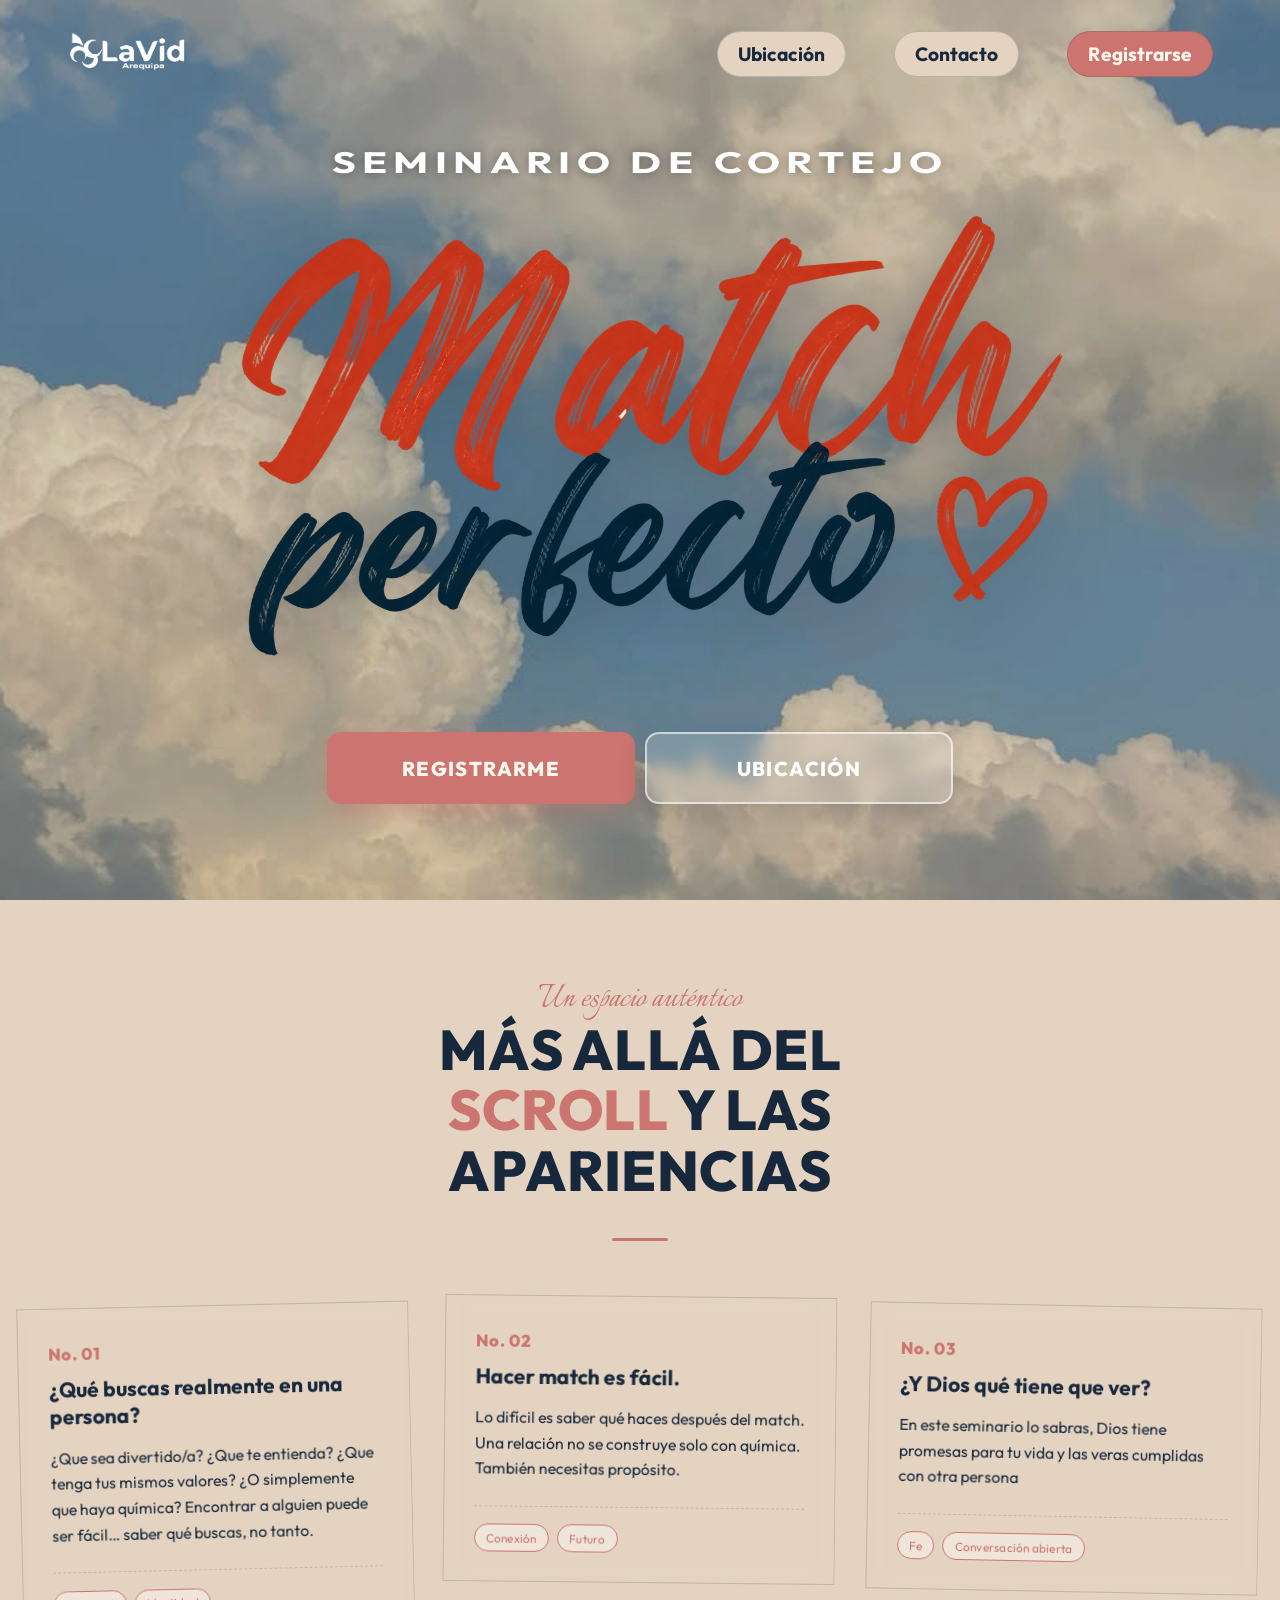
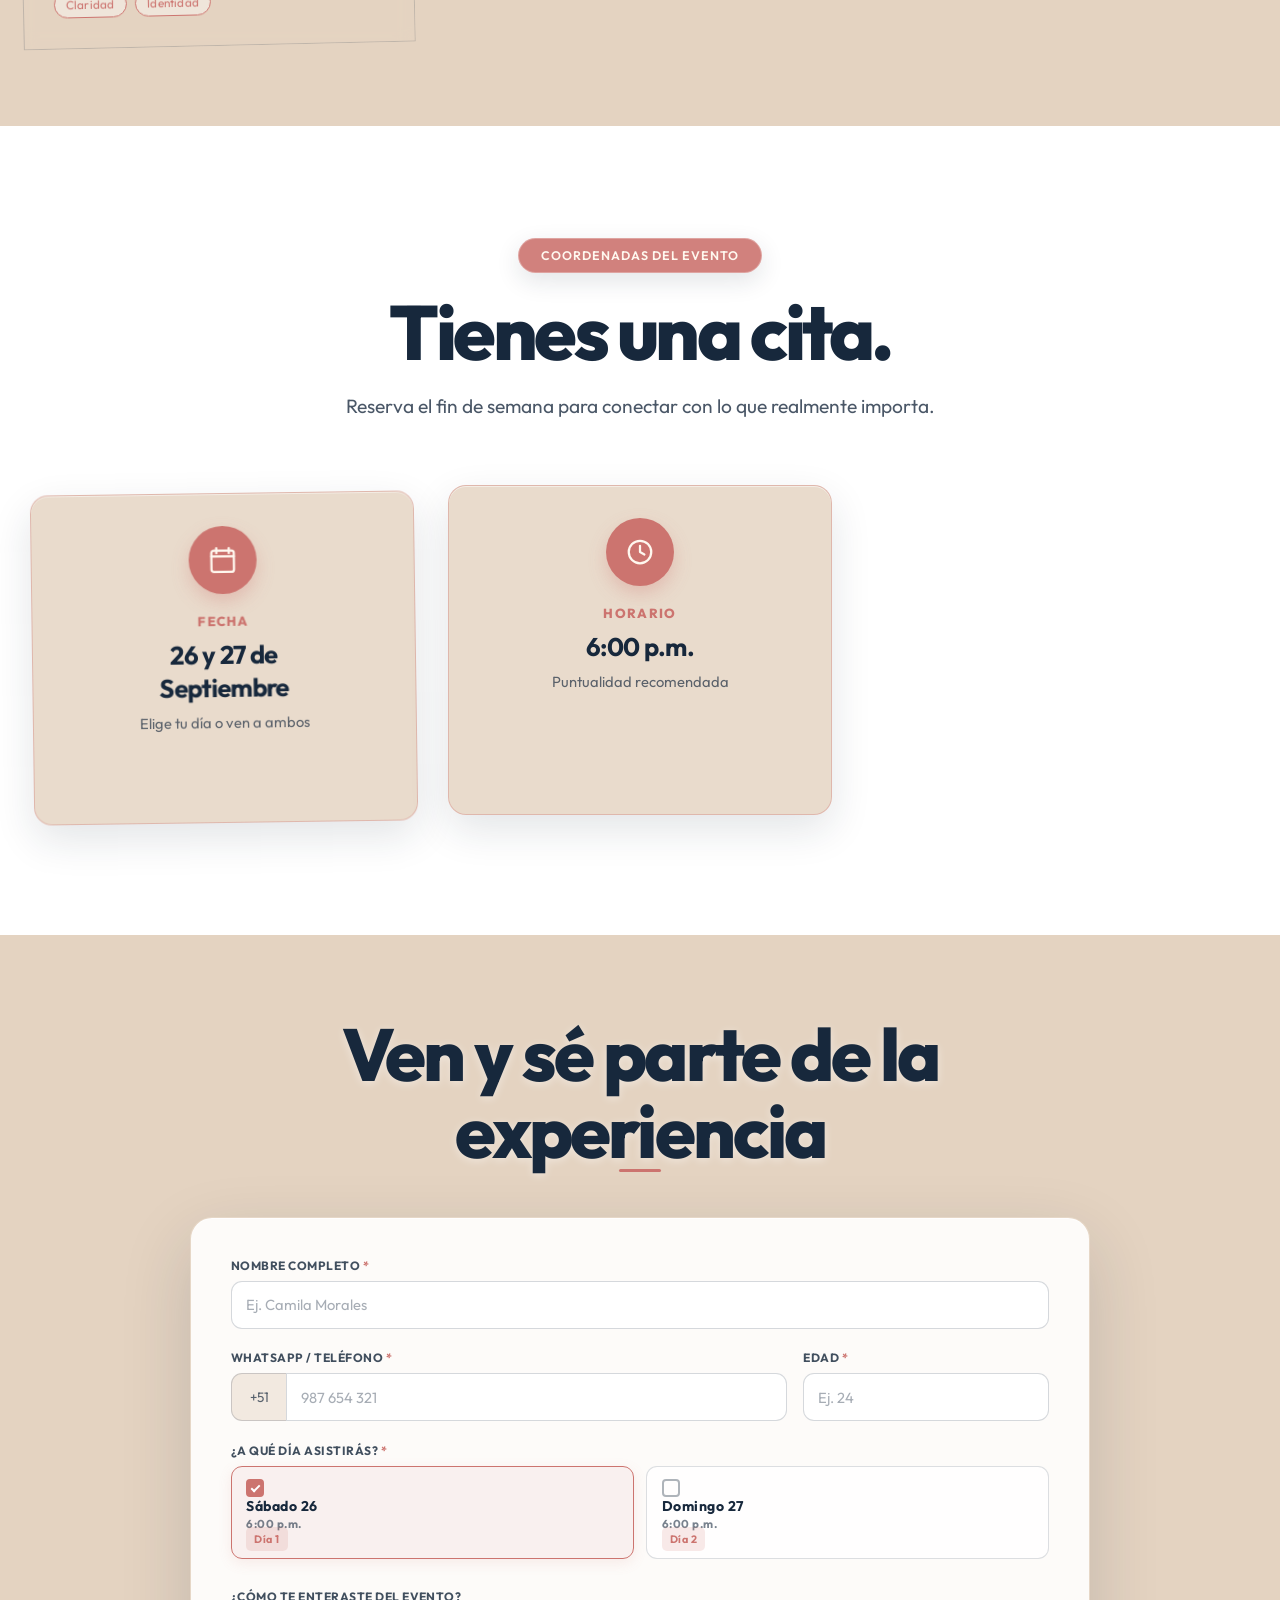
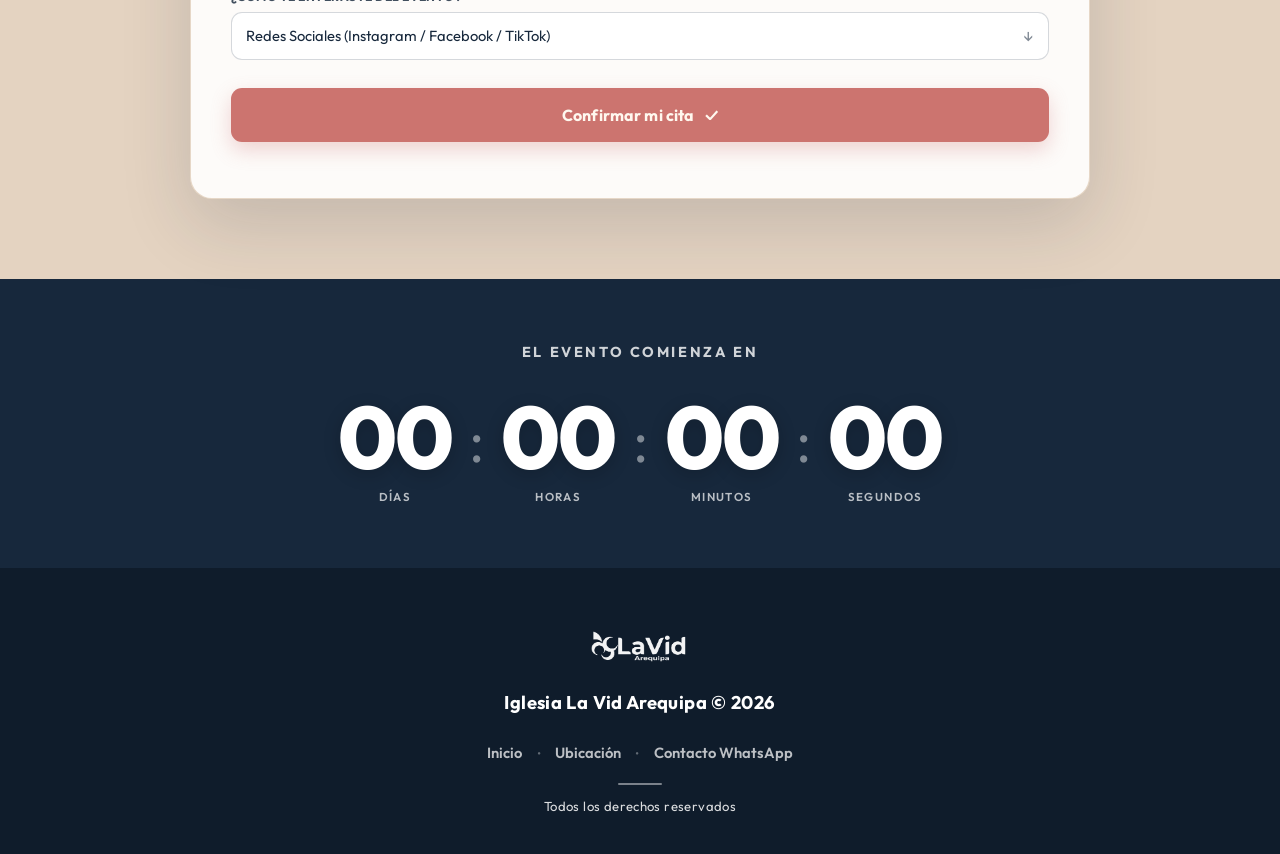
<file: index.html>
<!DOCTYPE html>
<html lang="es">

<head>
    <meta charset="UTF-8">
    <meta name="viewport" content="width=device-width, initial-scale=1.0">
    <link rel="preconnect" href="https://fonts.googleapis.com">
    <link rel="shortcut icon" href="Logo-multiuso.png" type="image/x-icon">
    <link
        href="https://fonts.googleapis.com/css2?family=Italianno&family=Outfit:wght@400;500;600;700;800;900&display=swap"
        rel="stylesheet">
    <link rel="stylesheet" href="style.css">
    <title>Match Perfecto | La Vid Arequipa</title>
</head>

<body>
    <header>
        <a href="index.html"><img src="Logo La Vid Blanco (1).png" alt="Logo La Vid" class="logo"></a>
        <button class="hamburger" id="hamburgerBtn" aria-label="Abrir menú" aria-expanded="false">
            <span class="hamburger-line"></span>
            <span class="hamburger-line"></span>
            <span class="hamburger-line"></span>
        </button>
        <nav class="nav" id="mainNav">
            <ul>
                <li><a href="ubicación.html">Ubicación</a></li>
                <li><a href="#" id="contactoBtn" class="contacto-btn">Contacto</a></li>
            </ul>
            <button class="btn-registrarse"
                onclick="document.getElementById('reservationForm').scrollIntoView({behavior:'smooth'})">Registrarse</button>
        </nav>
    </header>
    <div class="nav-overlay" id="navOverlay"></div>
    <main class="hero-container">
        <div class="hero" data-anim="fade-up">
            <h1 class="sr-only">Match Perfecto</h1>
            <div class="hero-title-wrapper" id="heroTitleWrapper">
                <p class="hero-seminario">SEMINARIO DE CORTEJO</p>
                <picture class="hero-title-picture">
                    <source srcset="Match-titulo.png" type="image/png">
                    <img src="Match-titulo.png" alt="Match Perfecto - Título Principal" class="hero-title-img"
                        id="heroTitleImg" width="1296" height="837" loading="eager" fetchpriority="high"
                        draggable="false">
                </picture>
            </div>
            <div class="hero-cta">
                <a href="#reservationForm" class="hero-btn hero-btn--primary">REGISTRARME</a>
                <a href="ubicación.html" class="hero-btn hero-btn--secondary">UBICACIÓN</a>
            </div>
        </div>
    </main>

    <!-- Sección Rompecabezas tras el Hero -->
    <section class="section-2" id="puzzleSection" aria-label="Sección Rompecabezas">
        <div class="lv-root">
            <div class="lv-header" data-anim="fade-up">
                <p class="lv-eyebrow">Un espacio auténtico</p>
                <h2 class="lv-headline">Más allá del <span class="lv-accent">scroll</span> y las apariencias</h2>
                <span class="lv-rule"></span>
            </div>

            <div class="lv-cards">
                <article class="lv-card" data-anim="fade-up">
                    <span class="lv-num">No. 01</span>
                    <h3>¿Qué buscas realmente en una persona?</h3>
                    <p>¿Que sea divertido/a? ¿Que te entienda? ¿Que tenga tus mismos valores? ¿O simplemente que haya
                        química? Encontrar a alguien puede ser fácil… saber qué buscas, no tanto.</p>
                    <hr class="lv-divider">
                    <div class="lv-tags">
                        <span>Claridad</span>
                        <span>Identidad</span>
                    </div>
                </article>

                <article class="lv-card" data-anim="fade-up">
                    <span class="lv-num">No. 02</span>
                    <h3>Hacer match es fácil.</h3>
                    <p>Lo difícil es saber qué haces después del match. Una relación no se construye solo con química.
                        También necesitas propósito.</p>
                    <hr class="lv-divider">
                    <div class="lv-tags">
                        <span>Conexión</span>
                        <span>Futuro</span>
                    </div>
                </article>

                <article class="lv-card" data-anim="fade-up">
                    <span class="lv-num">No. 03</span>
                    <h3>¿Y Dios qué tiene que ver?</h3>
                    <p>En este seminario lo sabras, Dios tiene promesas para tu vida y las veras cumplidas con otra
                        persona</p>
                    <hr class="lv-divider">
                    <div class="lv-tags">
                        <span>Fe</span>
                        <span>Conversación abierta</span>
                    </div>
                </article>
            </div>
        </div>
    </section>
    <section class="event-section">

        <div class="event-container">

            <div class="event-header" data-anim="fade-up">

                <span class="event-eyebrow">
                    COORDENADAS DEL EVENTO
                </span>

                <h2 class="event-title">
                    Tienes una cita.
                </h2>

                <p class="event-description">
                    Reserva el fin de semana para conectar con lo que realmente importa.
                </p>

            </div>


            <div class="event-cards">

                <!-- FECHA -->
                <article class="event-card" data-anim="fade-up">

                    <div class="event-icon">

                        <svg viewBox="0 0 24 24" aria-hidden="true">
                            <rect x="3" y="4.5" width="18" height="17" rx="2"></rect>
                            <line x1="7" y1="2.5" x2="7" y2="6.5"></line>
                            <line x1="17" y1="2.5" x2="17" y2="6.5"></line>
                            <line x1="3" y1="9" x2="21" y2="9"></line>
                        </svg>

                    </div>

                    <span class="event-label">
                        FECHA
                    </span>

                    <h3 class="event-main">
                        26 y 27 de<br>
                        Septiembre
                    </h3>

                    <p class="event-small">
                        Elige tu día o ven a ambos
                    </p>

                </article>


                <!-- HORARIO -->
                <article class="event-card" data-anim="fade-up">

                    <div class="event-icon">

                        <svg viewBox="0 0 24 24" aria-hidden="true">
                            <circle cx="12" cy="12" r="9"></circle>
                            <polyline points="12,7 12,12 15.5,14"></polyline>
                        </svg>

                    </div>

                    <span class="event-label">
                        HORARIO
                    </span>

                    <h3 class="event-main">
                        6:00 p.m.
                    </h3>

                    <p class="event-small">
                        Puntualidad recomendada
                    </p>

                </article>


                <!-- LUGAR -->
                <article class="event-card event-card--interactive" data-anim="fade-up"
                    onclick="window.location.href='ubicación.html'">

                    <div class="event-icon">

                        <svg viewBox="0 0 24 24" aria-hidden="true">
                            <path d="M20 10.5c0 5-8 10-8 10s-8-5-8-10a8 8 0 1 1 16 0z"></path>
                            <circle cx="12" cy="10.5" r="2.5"></circle>
                        </svg>

                    </div>

                    <span class="event-label">
                        LUGAR
                    </span>

                    <h3 class="event-main event-location">
                        Av. Jorge Chávez
                    </h3>

                    <p class="event-small">
                        Arequipa, Perú
                    </p>

                    <a href="ubicación.html" class="event-card-action">Ver mapa y referencias →</a>

                </article>

            </div>

        </div>

    </section>
    <section class="section-4">
        <div class="reservation-container" data-anim="fade-up">

            <!-- CABECERA -->
            <div class="reservation-header">

                <h2 class="reservation-title">
                    Ven y sé parte de la experiencia
                </h2>



                <span class="reservation-line"></span>

            </div>


            <!-- FORMULARIO -->
            <form class="reservation-form" id="reservationForm" action="https://formspree.io/f/xgaerryn" method="POST">

                <!-- NOMBRE -->
                <div class="form-group">

                    <label for="name">
                        NOMBRE COMPLETO <span>*</span>
                    </label>

                    <input type="text" id="name" name="name" placeholder="Ej. Camila Morales" autocomplete="name"
                        required>

                </div>


                <!-- WHATSAPP + EDAD -->
                <div class="form-row">

                    <div class="form-group whatsapp-group">

                        <label for="phone">
                            WHATSAPP / TELÉFONO <span>*</span>
                        </label>

                        <div class="phone-input">

                            <div class="phone-prefix">
                                +51
                            </div>

                            <input type="tel" id="phone" name="phone" placeholder="987 654 321" autocomplete="tel"
                                inputmode="tel" required>

                        </div>

                    </div>


                    <div class="form-group age-group">

                        <label for="age">
                            EDAD <span>*</span>
                        </label>

                        <input type="number" id="age" name="age" placeholder="Ej. 24" min="13" max="100" required>

                    </div>

                </div>


                <!-- DÍA -->
                <div class="form-group">

                    <label>
                        ¿A QUÉ DÍA ASISTIRÁS? <span>*</span>
                    </label>

                    <div class="day-options">

                        <label class="day-option active">

                            <input type="checkbox" name="day" value="Viernes 26" checked>

                            <div class="day-check"></div>

                            <div class="day-info">

                                <strong>
                                    Sábado 26
                                </strong>

                                <small>
                                    6:00 p.m.
                                </small>

                            </div>

                            <span class="day-number">
                                Día 1
                            </span>

                        </label>


                        <label class="day-option">

                            <input type="checkbox" name="day" value="Sábado 27">

                            <div class="day-check"></div>

                            <div class="day-info">

                                <strong>
                                    Domingo 27
                                </strong>

                                <small>
                                    6:00 p.m.
                                </small>

                            </div>

                            <span class="day-number">
                                Día 2
                            </span>

                        </label>

                    </div>

                </div>


                <!-- CÓMO SE ENTERÓ -->
                <div class="form-group">

                    <label for="source">
                        ¿CÓMO TE ENTERASTE DEL EVENTO?
                    </label>

                    <div class="select-wrapper">

                        <select id="source" name="source">

                            <option value="Redes Sociales">
                                Redes Sociales (Instagram / Facebook / TikTok)
                            </option>

                            <option value="Amigos">
                                Por un amigo
                            </option>

                            <option value="Iglesia">
                                Por la iglesia
                            </option>

                            <option value="Invitación">
                                Invitación personal
                            </option>

                            <option value="Otro">
                                Otro
                            </option>

                        </select>

                        <span class="select-arrow">
                            ↓
                        </span>

                    </div>

                </div>


                <!-- BOTÓN -->
                <button type="submit" class="reservation-button">
                    Confirmar mi cita
                    <span>✓</span>
                </button>


                <!-- MENSAJE -->
                <div class="reservation-message" id="reservationMessage" aria-live="polite"></div>

            </form>

        </div>

    </section>

    <!-- COUNTDOWN -->
    <section class="countdown-section" id="countdownSection">
        <div class="countdown-inner">
            <p class="countdown-label">EL EVENTO COMIENZA EN</p>
            <div class="countdown-boxes">
                <div class="countdown-box">
                    <span class="countdown-value" id="cdDays">00</span>
                    <span class="countdown-unit">DÍAS</span>
                </div>
                <span class="countdown-separator">:</span>
                <div class="countdown-box">
                    <span class="countdown-value" id="cdHours">00</span>
                    <span class="countdown-unit">HORAS</span>
                </div>
                <span class="countdown-separator">:</span>
                <div class="countdown-box">
                    <span class="countdown-value" id="cdMinutes">00</span>
                    <span class="countdown-unit">MINUTOS</span>
                </div>
                <span class="countdown-separator">:</span>
                <div class="countdown-box">
                    <span class="countdown-value" id="cdSeconds">00</span>
                    <span class="countdown-unit">SEGUNDOS</span>
                </div>
            </div>
        </div>
    </section>

    <!-- FOOTER -->
    <footer class="site-footer" data-anim="fade-up">
        <div class="footer-inner">
            <a href="index.html"><img src="Logo La Vid Blanco (1).png" alt="Logo La Vid" class="footer-logo"></a>
            <p class="footer-text">Iglesia La Vid Arequipa © 2026</p>
            <div class="footer-links">
                <a href="index.html">Inicio</a>
                <span class="footer-dot">•</span>
                <a href="ubicación.html">Ubicación</a>
                <span class="footer-dot">•</span>
                <a href="#" class="contacto-btn">Contacto WhatsApp</a>
            </div>
            <span class="footer-line"></span>
            <p class="footer-sub">Todos los derechos reservados</p>
        </div>
    </footer>

    <script>
        (function () {
            /* ---- Hamburger menu ---- */
            const btn = document.getElementById('hamburgerBtn');
            const nav = document.getElementById('mainNav');
            const overlay = document.getElementById('navOverlay');
            function toggle() {
                const open = nav.classList.toggle('nav--open');
                btn.classList.toggle('hamburger--active', open);
                overlay.classList.toggle('nav-overlay--visible', open);
                btn.setAttribute('aria-expanded', open);
                document.body.style.overflow = open ? 'hidden' : '';
            }
            function close() {
                nav.classList.remove('nav--open');
                btn.classList.remove('hamburger--active');
                overlay.classList.remove('nav-overlay--visible');
                btn.setAttribute('aria-expanded', 'false');
                document.body.style.overflow = '';
            }
            btn.addEventListener('click', toggle);
            overlay.addEventListener('click', close);
            nav.querySelectorAll('a, .btn-registrarse').forEach(function (el) {
                el.addEventListener('click', close);
            });

            /* ---- Scroll entrance animations ---- */
            var animEls = document.querySelectorAll('[data-anim]');
            if ('IntersectionObserver' in window) {
                var delay = 0;
                var observer = new IntersectionObserver(function (entries) {
                    entries.forEach(function (entry) {
                        if (entry.isIntersecting) {
                            var el = entry.target;
                            var d = el.dataset.delay || 0;
                            setTimeout(function () {
                                el.classList.add('anim-visible');
                            }, d);
                            observer.unobserve(el);
                        }
                    });
                }, { threshold: 0.12, rootMargin: '0px 0px -40px 0px' });

                animEls.forEach(function (el, i) {
                    /* stagger cards */
                    if (el.classList.contains('lv-card') || el.classList.contains('event-card')) {
                        el.dataset.delay = i * 120;
                    }
                    observer.observe(el);
                });
            } else {
                /* fallback: show everything */
                animEls.forEach(function (el) { el.classList.add('anim-visible'); });
            }

            /* ---- Day option checkbox toggle ---- */
            document.querySelectorAll('.day-option').forEach(function (opt) {
                var cb = opt.querySelector('input[type="checkbox"]');
                opt.addEventListener('click', function (e) {
                    if (e.target !== cb) {
                        // click was on the label wrapper, checkbox toggles automatically
                    }
                    setTimeout(function () {
                        opt.classList.toggle('active', cb.checked);
                    }, 0);
                });
            });

            /* ---- WhatsApp Contact ---- */
            // 👉 AQUÍ SOLO CAMBIA EL NÚMERO (código de país sin signos ni espacios, ej: 51987654321)
            var WHATSAPP_NUMERO = '51984425231'; // 👈 Pon tu número aquí
            var WHATSAPP_MENSAJE = '¡Hola! Quisiera más información sobre el evento Match Perfecto 🎯';

            function contactarWhatsApp() {
                var cleanNumber = WHATSAPP_NUMERO.replace(/[^0-9]/g, '');
                var url = 'https://wa.me/' + cleanNumber + '?text=' + encodeURIComponent(WHATSAPP_MENSAJE);
                window.open(url, '_blank', 'noopener,noreferrer');
            }

            document.querySelectorAll('.contacto-btn, #contactoBtn').forEach(function (btnEl) {
                btnEl.addEventListener('click', function (e) {
                    e.preventDefault();
                    contactarWhatsApp();
                });
            });

            /* ---- Smooth scroll for hero CTA ---- */
            document.querySelectorAll('.hero-btn--primary').forEach(function (btn) {
                btn.addEventListener('click', function (e) {
                    e.preventDefault();
                    var target = document.getElementById('reservationForm');
                    if (target) target.scrollIntoView({ behavior: 'smooth' });
                });
            });

            /* ---- Countdown Timer ---- */
            (function countdown() {
                // Target: September 26, 2026 at 6:00 PM (local time)
                var target = new Date(2026, 8, 26, 18, 0, 0).getTime();
                var daysEl = document.getElementById('cdDays');
                var hoursEl = document.getElementById('cdHours');
                var minutesEl = document.getElementById('cdMinutes');
                var secondsEl = document.getElementById('cdSeconds');

                function pad(n) { return n < 10 ? '0' + n : n; }

                function update() {
                    var now = Date.now();
                    var diff = target - now;
                    if (diff <= 0) {
                        daysEl.textContent = '00';
                        hoursEl.textContent = '00';
                        minutesEl.textContent = '00';
                        secondsEl.textContent = '00';
                        return;
                    }
                    var d = Math.floor(diff / (1000 * 60 * 60 * 24));
                    var h = Math.floor((diff / (1000 * 60 * 60)) % 24);
                    var m = Math.floor((diff / (1000 * 60)) % 60);
                    var s = Math.floor((diff / 1000) % 60);
                    daysEl.textContent = pad(d);
                    hoursEl.textContent = pad(h);
                    minutesEl.textContent = pad(m);
                    secondsEl.textContent = pad(s);
                }
                update();
                setInterval(update, 1000);
            })();

            /* ---- Aviso de descuento primera visita ---- */
            (function initMerchNotice() {
                var STORAGE_KEY = 'match_merch_notice_dismissed';
                try {
                    if (!localStorage.getItem(STORAGE_KEY)) {
                        var noticeEl = document.getElementById('merchNotice');
                        var closeBtn = document.getElementById('merchNoticeClose');
                        if (noticeEl && closeBtn) {
                            setTimeout(function () {
                                noticeEl.classList.add('merch-notice--visible');
                            }, 800);

                            closeBtn.addEventListener('click', function (e) {
                                e.stopPropagation();
                                noticeEl.classList.remove('merch-notice--visible');
                                try {
                                    localStorage.setItem(STORAGE_KEY, 'true');
                                } catch (err) { }
                            });
                        }
                    }
                } catch (e) { }
            })();
        })();
    </script>

    <!-- Aviso de bienvenida (Descuento Merch) -->
    <aside class="merch-notice" id="merchNotice" role="alert" aria-live="polite">
        <div class="merch-notice-icon" aria-hidden="true">🎁</div>
        <div class="merch-notice-content">
            <span class="merch-notice-badge">Beneficio Exclusivo</span>
            <p class="merch-notice-text">Gana 10% de descuento en una prenda del Merch por tu registro</p>
        </div>
        <button type="button" class="merch-notice-close" id="merchNoticeClose" aria-label="Cerrar aviso">
            <svg viewBox="0 0 24 24" width="16" height="16" stroke="currentColor" stroke-width="2.5" fill="none"
                stroke-linecap="round" stroke-linejoin="round">
                <line x1="18" y1="6" x2="6" y2="18"></line>
                <line x1="6" y1="6" x2="18" y2="18"></line>
            </svg>
        </button>
    </aside>
</body>

</html>
</file>
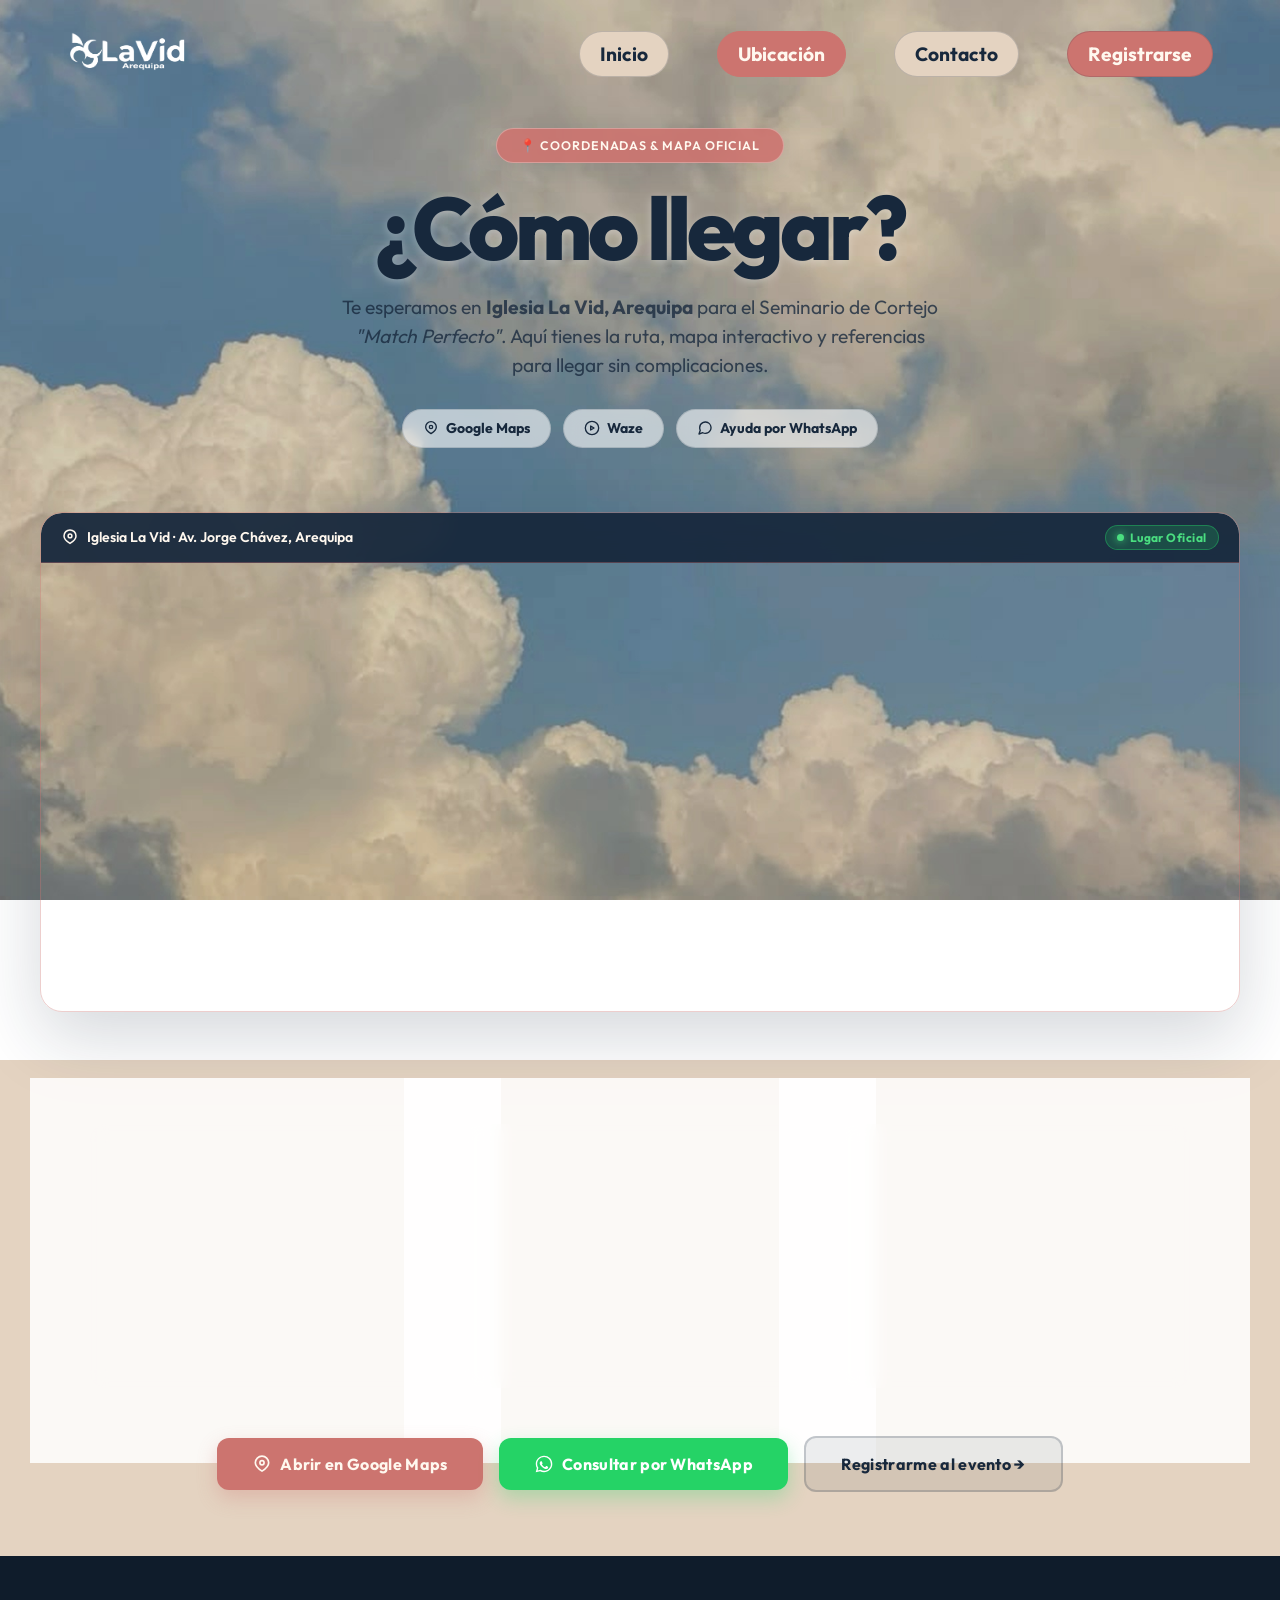
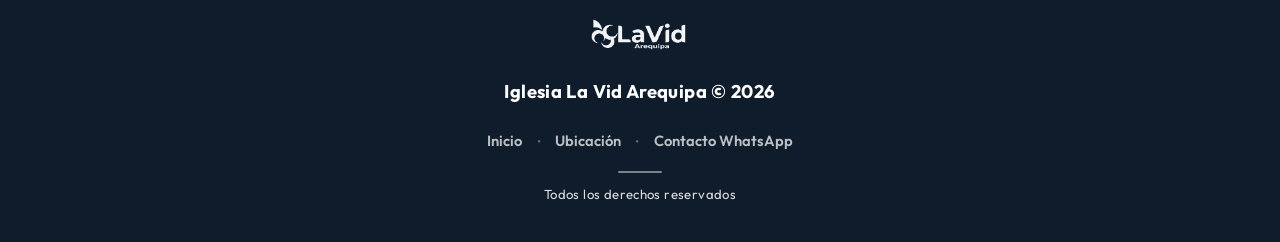
<file: ubicación.html>
<!DOCTYPE html>
<html lang="es">

<head>
    <meta charset="UTF-8">
    <meta name="viewport" content="width=device-width, initial-scale=1.0">
    <link rel="preconnect" href="https://fonts.googleapis.com">
    <link rel="shortcut icon" href="Logo-multiuso.png" type="image/x-icon">
    <link
        href="https://fonts.googleapis.com/css2?family=Italianno&family=Outfit:wght@400;500;600;700;800;900&display=swap"
        rel="stylesheet">
    <link rel="stylesheet" href="style.css">
    <title>Ubicación | Match Perfecto - La Vid Arequipa</title>
</head>

<body>
    <header>
        <a href="index.html"><img src="Logo La Vid Blanco (1).png" alt="Logo La Vid" class="logo"></a>
        <button class="hamburger" id="hamburgerBtn" aria-label="Abrir menú" aria-expanded="false">
            <span class="hamburger-line"></span>
            <span class="hamburger-line"></span>
            <span class="hamburger-line"></span>
        </button>
        <nav class="nav" id="mainNav">
            <ul>
                <li><a href="index.html">Inicio</a></li>
                <li class="nav-link--active"><a href="ubicación.html">Ubicación</a></li>
                <li><a href="#" id="contactoBtn" class="contacto-btn">Contacto</a></li>
            </ul>
            <button class="btn-registrarse"
                onclick="window.location.href='index.html#reservationForm'">Registrarse</button>
        </nav>
    </header>
    <div class="nav-overlay" id="navOverlay"></div>

    <!-- HERO DE UBICACIÓN -->
    <section class="ubicacion-hero">
        <div class="ubicacion-hero-inner" data-anim="fade-up">
            <span class="ubicacion-eyebrow">📍 COORDENADAS & MAPA OFICIAL</span>
            <h1 class="ubicacion-title">¿Cómo llegar?</h1>
            <p class="ubicacion-subtitle">Te esperamos en <strong>Iglesia La Vid, Arequipa</strong> para el Seminario de
                Cortejo <em>"Match Perfecto"</em>. Aquí tienes la ruta, mapa interactivo y referencias para llegar sin
                complicaciones.</p>

            <div class="ubicacion-quick-actions">
                <a href="https://www.google.com/maps?q=-16.40427470146106,-71.53179120399555" target="_blank"
                    rel="noopener" class="ubicacion-action-pill">
                    <svg viewBox="0 0 24 24" width="16" height="16" fill="none" stroke="currentColor" stroke-width="2"
                        stroke-linecap="round" stroke-linejoin="round">
                        <path d="M20 10.5c0 5-8 10-8 10s-8-5-8-10a8 8 0 1 1 16 0z"></path>
                        <circle cx="12" cy="10.5" r="2.5"></circle>
                    </svg>
                    Google Maps
                </a>
                <a href="https://waze.com/ul?ll=-16.40427470146106,-71.53179120399555&navigate=yes" target="_blank"
                    rel="noopener" class="ubicacion-action-pill">
                    <svg viewBox="0 0 24 24" width="16" height="16" fill="none" stroke="currentColor" stroke-width="2"
                        stroke-linecap="round" stroke-linejoin="round">
                        <circle cx="12" cy="12" r="10"></circle>
                        <path d="m10 15 5-3-5-3v6z"></path>
                    </svg>
                    Waze
                </a>
                <a href="#" class="ubicacion-action-pill contacto-btn">
                    <svg viewBox="0 0 24 24" width="16" height="16" fill="none" stroke="currentColor" stroke-width="2"
                        stroke-linecap="round" stroke-linejoin="round">
                        <path
                            d="M21 11.5a8.38 8.38 0 0 1-.9 3.8 8.5 8.5 0 0 1-7.6 4.7 8.38 8.38 0 0 1-3.8-.9L3 21l1.9-5.7a8.38 8.38 0 0 1-.9-3.8 8.5 8.5 0 0 1 4.7-7.6 8.38 8.38 0 0 1 3.8-.9h.5a8.48 8.48 0 0 1 8 8v.5z">
                        </path>
                    </svg>
                    Ayuda por WhatsApp
                </a>
            </div>
        </div>
    </section>

    <!-- MAPA -->
    <section class="ubicacion-map-section">
        <div class="ubicacion-map-wrapper" data-anim="fade-up">
            <div class="ubicacion-map-header">
                <div class="ubicacion-map-title">
                    <svg viewBox="0 0 24 24" width="18" height="18" fill="none" stroke="currentColor" stroke-width="2"
                        stroke-linecap="round" stroke-linejoin="round">
                        <path d="M20 10.5c0 5-8 10-8 10s-8-5-8-10a8 8 0 1 1 16 0z"></path>
                        <circle cx="12" cy="10.5" r="2.5"></circle>
                    </svg>
                    <span>Iglesia La Vid · Av. Jorge Chávez, Arequipa</span>
                </div>
                <span class="ubicacion-map-badge">Lugar Oficial</span>
            </div>
            <iframe
                src="https://www.google.com/maps/embed?pb=!1m14!1m8!1m3!1d239.212771229106!2d-71.53171522759507!3d-16.404278537907995!3m2!1i1024!2i768!4f13.1!3m3!1m2!1s0x91424af8a60a2313%3A0x111153a62d526f45!2sCentro%20Comercial%20Malvinas%20Center!5e0!3m2!1ses-419!2spe!4v1789008728967!5m2!1ses-419!2spe"
                width="100%" height="100%" style="border:0;" allowfullscreen="" loading="lazy"
                referrerpolicy="strict-origin-when-cross-origin" title="Ubicación del evento Match Perfecto"></iframe>
        </div>
    </section>

    <!-- DETALLES DE UBICACIÓN -->
    <section class="ubicacion-details-section">
        <div class="ubicacion-details-container" data-anim="fade-up">

            <div class="ubicacion-info-cards">

                <!-- Dirección -->
                <div class="ubicacion-info-card">
                    <div class="ubicacion-info-icon">
                        <svg viewBox="0 0 24 24" aria-hidden="true">
                            <path d="M20 10.5c0 5-8 10-8 10s-8-5-8-10a8 8 0 1 1 16 0z"></path>
                            <circle cx="12" cy="10.5" r="2.5"></circle>
                        </svg>
                    </div>
                    <h3>Dirección & Punto de Encuentro</h3>
                    <p><strong>Av. Jorge Chávez</strong><br>Arequipa, Perú<br><small style="opacity: 0.85;">Ref: Iglesia
                            La Vid (frente al Centro Comercial Malvinas Center)</small></p>
                </div>

                <!-- Fecha -->
                <div class="ubicacion-info-card">
                    <div class="ubicacion-info-icon">
                        <svg viewBox="0 0 24 24" aria-hidden="true">
                            <rect x="3" y="4.5" width="18" height="17" rx="2"></rect>
                            <line x1="7" y1="2.5" x2="7" y2="6.5"></line>
                            <line x1="17" y1="2.5" x2="17" y2="6.5"></line>
                            <line x1="3" y1="9" x2="21" y2="9"></line>
                        </svg>
                    </div>
                    <h3>Días y Horarios</h3>
                    <p><strong>Sábado 26 y Domingo 27 de Septiembre</strong><br>6:00 p.m.<br><small
                            style="opacity: 0.85;">Apertura de puertas desde las 5:30 p.m.</small></p>
                </div>

                <!-- Referencia -->
                <div class="ubicacion-info-card">
                    <div class="ubicacion-info-icon">
                        <svg viewBox="0 0 24 24" aria-hidden="true">
                            <circle cx="12" cy="12" r="9"></circle>
                            <line x1="12" y1="8" x2="12" y2="12"></line>
                            <line x1="12" y1="16" x2="12.01" y2="16"></line>
                        </svg>
                    </div>
                    <h3>Transporte y Consejos</h3>
                    <p>Fácil acceso en servicio de taxis (Uber, InDrive, DiDi) y transporte público.<br><small
                            style="opacity: 0.85;">¡Te recomendamos llegar con puntualidad!</small></p>
                </div>

            </div>

            <div class="ubicacion-cta" data-anim="fade-up">
                <a href="https://www.google.com/maps?q=-16.40427470146106,-71.53179120399555" target="_blank"
                    rel="noopener" class="ubicacion-maps-btn">
                    <svg viewBox="0 0 24 24" width="20" height="20" fill="none" stroke="currentColor" stroke-width="2"
                        stroke-linecap="round" stroke-linejoin="round">
                        <path d="M20 10.5c0 5-8 10-8 10s-8-5-8-10a8 8 0 1 1 16 0z"></path>
                        <circle cx="12" cy="10.5" r="2.5"></circle>
                    </svg>
                    Abrir en Google Maps
                </a>
                <a href="#" class="ubicacion-whatsapp-btn contacto-btn">
                    <svg viewBox="0 0 24 24" width="20" height="20" fill="currentColor">
                        <path
                            d="M12.04 2c-5.46 0-9.91 4.45-9.91 9.91 0 1.75.46 3.45 1.32 4.95L2.05 22l5.25-1.38c1.45.79 3.08 1.21 4.74 1.21 5.46 0 9.91-4.45 9.91-9.91 0-2.65-1.03-5.14-2.9-7.01A9.82 9.82 0 0 0 12.04 2m.01 1.67c2.2 0 4.26.86 5.82 2.42a8.23 8.23 0 0 1 2.41 5.83c0 4.54-3.7 8.24-8.24 8.24-1.48 0-2.93-.4-4.2-1.15l-.3-.18-3.12.82.83-3.04-.2-.31a8.19 8.19 0 0 1-1.26-4.38c0-4.54 3.7-8.24 8.24-8.24m4.52 11.66c-.25-.13-1.47-.72-1.7-.81-.23-.08-.39-.13-.56.13-.17.25-.64.81-.79.97-.14.17-.29.19-.54.06-.25-.13-1.06-.39-2.03-1.25-.75-.67-1.26-1.5-1.41-1.75-.15-.25-.02-.39.11-.51.11-.11.25-.29.37-.44.13-.14.17-.25.25-.42.08-.17.04-.31-.02-.44-.06-.13-.56-1.35-.77-1.85-.2-.49-.41-.42-.56-.43h-.48c-.17 0-.44.06-.67.31-.23.25-.87.85-.87 2.08s.89 2.42 1.01 2.59c.13.17 1.75 2.67 4.24 3.75.59.26 1.06.41 1.42.52.6.19 1.14.16 1.57.1.48-.07 1.47-.6 1.68-1.18.21-.58.21-1.08.15-1.18-.06-.1-.23-.16-.48-.28z" />
                    </svg>
                    Consultar por WhatsApp
                </a>
                <a href="index.html#reservationForm" class="ubicacion-register-btn">
                    Registrarme al evento →
                </a>
            </div>

        </div>
    </section>

    <!-- FOOTER -->
    <footer class="site-footer" data-anim="fade-up">
        <div class="footer-inner">
            <a href="index.html"><img src="Logo La Vid Blanco (1).png" alt="Logo La Vid" class="footer-logo"></a>
            <p class="footer-text">Iglesia La Vid Arequipa © 2026</p>
            <div class="footer-links">
                <a href="index.html">Inicio</a>
                <span class="footer-dot">•</span>
                <a href="ubicación.html">Ubicación</a>
                <span class="footer-dot">•</span>
                <a href="#" class="contacto-btn">Contacto WhatsApp</a>
            </div>
            <span class="footer-line"></span>
            <p class="footer-sub">Todos los derechos reservados</p>
        </div>
    </footer>

    <script>
        (function () {
            /* ---- Hamburger menu ---- */
            const btn = document.getElementById('hamburgerBtn');
            const nav = document.getElementById('mainNav');
            const overlay = document.getElementById('navOverlay');
            function toggle() {
                const open = nav.classList.toggle('nav--open');
                btn.classList.toggle('hamburger--active', open);
                overlay.classList.toggle('nav-overlay--visible', open);
                btn.setAttribute('aria-expanded', open);
                document.body.style.overflow = open ? 'hidden' : '';
            }
            function close() {
                nav.classList.remove('nav--open');
                btn.classList.remove('hamburger--active');
                overlay.classList.remove('nav-overlay--visible');
                btn.setAttribute('aria-expanded', 'false');
                document.body.style.overflow = '';
            }
            btn.addEventListener('click', toggle);
            overlay.addEventListener('click', close);
            nav.querySelectorAll('a, .btn-registrarse').forEach(function (el) {
                el.addEventListener('click', close);
            });

            /* ---- Scroll entrance animations ---- */
            var animEls = document.querySelectorAll('[data-anim]');
            if ('IntersectionObserver' in window) {
                var observer = new IntersectionObserver(function (entries) {
                    entries.forEach(function (entry) {
                        if (entry.isIntersecting) {
                            var el = entry.target;
                            var d = el.dataset.delay || 0;
                            setTimeout(function () {
                                el.classList.add('anim-visible');
                            }, d);
                            observer.unobserve(el);
                        }
                    });
                }, { threshold: 0.12, rootMargin: '0px 0px -40px 0px' });
                animEls.forEach(function (el) {
                    observer.observe(el);
                });
            } else {
                animEls.forEach(function (el) { el.classList.add('anim-visible'); });
            }

            /* ---- WhatsApp Contact ---- */
            // 👉 AQUÍ SOLO CAMBIA EL NÚMERO (código de país sin signos ni espacios, ej: 51987654321)
            var WHATSAPP_NUMERO = '51999999999'; // 👈 Pon tu número aquí
            var WHATSAPP_MENSAJE = '¡Hola! Quisiera indicaciones y más información sobre la ubicación del evento Match Perfecto 📍';

            function contactarWhatsApp() {
                var cleanNumber = WHATSAPP_NUMERO.replace(/[^0-9]/g, '');
                var url = 'https://wa.me/' + cleanNumber + '?text=' + encodeURIComponent(WHATSAPP_MENSAJE);
                window.open(url, '_blank', 'noopener,noreferrer');
            }

            document.querySelectorAll('.contacto-btn, #contactoBtn').forEach(function (btnEl) {
                btnEl.addEventListener('click', function (e) {
                    e.preventDefault();
                    contactarWhatsApp();
                });
            });

            /* ---- Aviso de descuento primera visita ---- */
            (function initMerchNotice() {
                var STORAGE_KEY = 'match_merch_notice_dismissed';
                try {
                    if (!localStorage.getItem(STORAGE_KEY)) {
                        var noticeEl = document.getElementById('merchNotice');
                        var closeBtn = document.getElementById('merchNoticeClose');
                        if (noticeEl && closeBtn) {
                            setTimeout(function () {
                                noticeEl.classList.add('merch-notice--visible');
                            }, 800);

                            closeBtn.addEventListener('click', function (e) {
                                e.stopPropagation();
                                noticeEl.classList.remove('merch-notice--visible');
                                try {
                                    localStorage.setItem(STORAGE_KEY, 'true');
                                } catch (err) { }
                            });
                        }
                    }
                } catch (e) { }
            })();
        })();
    </script>

    <!-- Aviso de bienvenida (Descuento Merch) -->
    <aside class="merch-notice" id="merchNotice" role="alert" aria-live="polite">
        <div class="merch-notice-icon" aria-hidden="true">🎁</div>
        <div class="merch-notice-content">
            <span class="merch-notice-badge">Beneficio Exclusivo</span>
            <p class="merch-notice-text">Gana 10% de descuento en una prenda del Merch por tu registro</p>
        </div>
        <button type="button" class="merch-notice-close" id="merchNoticeClose" aria-label="Cerrar aviso">
            <svg viewBox="0 0 24 24" width="16" height="16" stroke="currentColor" stroke-width="2.5" fill="none"
                stroke-linecap="round" stroke-linejoin="round">
                <line x1="18" y1="6" x2="6" y2="18"></line>
                <line x1="6" y1="6" x2="18" y2="18"></line>
            </svg>
        </button>
    </aside>
</body>

</html>
</file>
<file: style.css>
/* Reset y diseño base */
*,
*::before,
*::after {
    margin: 0;
    padding: 0;
    box-sizing: border-box;
}


:root {
    --hero-max-width: min(860px, 90vw);
    --hero-aspect: 1296 / 837;
    --navy: #17283C;
    --rose: #CC746F;
    --rose-dark: #B55F5A;
    --cream: #E4D3C1;
    --ink: #17283C;
    --brick: #CC746F;
    --gold: #CC746F;
    --paper: rgba(228, 211, 193, 0.82);
    --line: rgba(23, 40, 60, 0.18);
    /* Tipografías: Outfit (sin serifa), Italianno (manuscrita) */
    font-family: 'Outfit', -apple-system, BlinkMacSystemFont, 'Segoe UI', Roboto, sans-serif;
    color: var(--ink);
}

/* =========================================================
   ANIMACIONES DE ENTRADA (Scroll)
========================================================= */
@keyframes fadeUp {
    from {
        opacity: 0;
        transform: translateY(32px);
    }

    to {
        opacity: 1;
        transform: translateY(0);
    }
}

[data-anim] {
    opacity: 0;
    transform: translateY(32px);
    transition: opacity 0.7s cubic-bezier(0.16, 1, 0.3, 1),
        transform 0.7s cubic-bezier(0.16, 1, 0.3, 1);
}

[data-anim].anim-visible {
    opacity: 1;
    transform: translateY(0);
}

body {
    width: 100%;
    min-height: 100vh;
    min-height: 100dvh;
    background: url(sky.jpg) center / cover no-repeat fixed;
    font-family: 'Outfit', -apple-system, BlinkMacSystemFont, 'Segoe UI', Roboto, sans-serif;
    display: flex;
    flex-direction: column;
    justify-content: flex-start;
    align-items: center;
    overflow-x: hidden;
}

/*------------HEADER--------------------*/
header {
    width: 100%;
    max-width: 100%;
    min-height: 4rem;
    background-color: transparent;
    display: flex;
    align-items: center;
    justify-content: space-between;
    padding: 1.5rem 4.2rem;
    gap: 1rem;
    flex-wrap: wrap;
    position: fixed;
    top: 0;
    z-index: 100;
}

/*-----LOGO----------*/
.logo {
    max-width: 100%;
    height: 55px;
    transition: transform 0.3s ease-in-out;
}

.logo:hover {
    cursor: pointer;
    transform: scale(1.1);
}

/*---------------NAV-----------------*/
.nav {
    display: flex;
    align-items: center;
    justify-content: space-between;
    gap: 3rem;

}

ul {
    display: flex;
    gap: 3rem;
    list-style: none;
}

a {
    text-decoration: none;
    color: var(--ink);
    font-family: 'Outfit', sans-serif;
    font-size: 1.2rem;
    font-weight: bold;
}

li {
    border: 1px solid rgba(23, 40, 60, 0.2);
    padding: 10px 20px;
    border-radius: 50px;
    background-color: var(--cream);
    transition: transform 0.25s ease, background-color 0.25s ease;
}

li:hover {
    transform: translateY(-2px);
}

nav:hover {
    cursor: pointer;
}

button {
    background-color: var(--brick);
    border: 1px solid rgba(23, 40, 60, 0.15);
    padding: 10px 20px;
    border-radius: 50px;
    font-size: 1.2rem;
    font-family: 'Outfit', sans-serif;
    font-weight: bold;
    color: #FFF8EF;
    cursor: pointer;
    transition: background-color 0.25s ease, transform 0.25s ease;
}

button:hover {
    background-color: var(--rose-dark);
}

/* ---- Hamburger Button ---- */
.hamburger {
    display: none;
    flex-direction: column;
    justify-content: center;
    align-items: center;
    gap: 5px;
    width: 42px;
    height: 42px;
    background: rgba(255, 255, 255, 0.15);
    backdrop-filter: blur(8px);
    -webkit-backdrop-filter: blur(8px);
    border: 1px solid rgba(255, 255, 255, 0.25);
    border-radius: 10px;
    padding: 0;
    cursor: pointer;
    z-index: 200;
    transition: background 0.3s ease;
}

.hamburger:hover {
    background: rgba(255, 255, 255, 0.28);
}

.hamburger-line {
    display: block;
    width: 22px;
    height: 2.5px;
    background: #fff;
    border-radius: 2px;
    transition: transform 0.35s cubic-bezier(0.4, 0, 0.2, 1),
        opacity 0.25s ease;
    transform-origin: center;
}

.hamburger--active .hamburger-line:nth-child(1) {
    transform: translateY(7.5px) rotate(45deg);
}

.hamburger--active .hamburger-line:nth-child(2) {
    opacity: 0;
}

.hamburger--active .hamburger-line:nth-child(3) {
    transform: translateY(-7.5px) rotate(-45deg);
}

/* ---- Nav Overlay ---- */
.nav-overlay {
    position: fixed;
    inset: 0;
    background: rgba(0, 0, 0, 0.45);
    backdrop-filter: blur(2px);
    -webkit-backdrop-filter: blur(2px);
    z-index: 90;
    opacity: 0;
    pointer-events: none;
    transition: opacity 0.35s ease;
}

.nav-overlay--visible {
    opacity: 1;
    pointer-events: auto;
}

/* Contenedor principal del Hero */
.hero-container {
    width: 100%;
    min-height: 100vh;
    min-height: 100dvh;
    display: flex;
    justify-content: center;
    align-items: center;
    padding: 5rem 1.25rem 2.5rem;
    position: relative;
}

.hero {
    width: 100%;
    display: flex;
    flex-direction: column;
    justify-content: center;
    align-items: center;
}

/* Envoltura del título para preservar proporción y animación */
.hero-title-wrapper {
    width: 100%;
    max-width: var(--hero-max-width);
    display: flex;
    flex-direction: column;
    justify-content: center;
    align-items: center;
    position: relative;
    animation: heroFloat 5.5s ease-in-out infinite;
    will-change: transform;
}

/* SEMINARIO DE CORTEJO */
.hero-seminario {
    width: 100%;
    text-align: center;
    font-family: 'Trebuchet MS', 'Tahoma', 'Outfit', sans-serif;
    font-weight: 700;
    font-size: clamp(0.95rem, 3.2vw, 2.6rem);
    letter-spacing: clamp(0.12em, 0.5vw, 0.28em);
    text-transform: uppercase;
    color: #fff;
    line-height: 1;
    margin: 0 0 clamp(-2.2rem, -2.5vw, -0.4rem) 0;
    padding: 0;
    text-shadow: 0 2px 12px rgba(0, 0, 0, 0.35);
    transform: scaleY(0.72);
    transform-origin: bottom center;
}

.hero-title-picture {
    width: 100%;
    display: flex;
    justify-content: center;
    align-items: center;
}

/* Hero CTA Buttons */
.hero-cta {
    display: flex;
    align-items: center;
    justify-content: center;
    gap: clamp(0.35rem, 0.8vw, 0.6rem);
    margin-top: clamp(1rem, 2.5vw, 2.2rem);
    width: 100%;
    max-width: 650px;
    padding: 0 0.75rem;
}

.hero-btn {
    display: inline-flex;
    align-items: center;
    justify-content: center;
    padding: clamp(1rem, 2vw, 1.35rem) clamp(1.2rem, 3vw, 2.8rem);
    border-radius: 14px;
    font-family: 'Outfit', sans-serif;
    font-size: clamp(0.95rem, 1.7vw, 1.25rem);
    font-weight: 800;
    letter-spacing: 0.07em;
    text-decoration: none;
    text-transform: uppercase;
    cursor: pointer;
    transition: transform 0.3s cubic-bezier(0.16, 1, 0.3, 1),
                box-shadow 0.3s cubic-bezier(0.16, 1, 0.3, 1),
                background 0.3s cubic-bezier(0.16, 1, 0.3, 1),
                border-color 0.3s ease;
    flex: 1;
    min-width: 0;
    text-align: center;
    white-space: nowrap;
}

.hero-btn--primary {
    background: var(--brick);
    color: #FFF8EF;
    border: 2px solid var(--brick);
    box-shadow: 0 8px 28px rgba(204, 116, 111, 0.4);
}

.hero-btn--primary:hover {
    background: var(--rose-dark);
    border-color: var(--rose-dark);
    transform: translateY(-3px);
    box-shadow: 0 14px 38px rgba(204, 116, 111, 0.5);
}

.hero-btn--secondary {
    background: rgba(255, 255, 255, 0.18);
    color: #fff;
    border: 2px solid rgba(255, 255, 255, 0.6);
    backdrop-filter: blur(8px);
    -webkit-backdrop-filter: blur(8px);
    box-shadow: 0 8px 28px rgba(0, 0, 0, 0.15);
}

.hero-btn--secondary:hover {
    background: rgba(255, 255, 255, 0.32);
    border-color: #fff;
    transform: translateY(-3px);
    box-shadow: 0 14px 38px rgba(0, 0, 0, 0.22);
}

/* Imagen del título responsive pero siempre idéntica en proporciones y texturas */
.hero-title-img {
    width: 100%;
    height: auto;
    aspect-ratio: var(--hero-aspect);
    object-fit: contain;
    display: block;
    user-select: none;
    -webkit-user-drag: none;
    filter: drop-shadow(0 16px 32px rgba(18, 32, 54, 0.28));
    transition: transform 0.4s cubic-bezier(0.16, 1, 0.3, 1),
        filter 0.4s cubic-bezier(0.16, 1, 0.3, 1);
}

/* Micro-interacción al interactuar */
.hero-title-wrapper:hover .hero-title-img {
    transform: scale(1.018);
    filter: drop-shadow(0 22px 42px rgba(18, 32, 54, 0.38));
}

/* Animación sutil de levitación atmosférica */
@keyframes heroFloat {

    0%,
    100% {
        transform: translateY(0);
    }

    50% {
        transform: translateY(-8px);
    }
}

/* Accesibilidad para motores de búsqueda y lectores de pantalla */
.sr-only {
    position: absolute;
    width: 1px;
    height: 1px;
    padding: 0;
    margin: -1px;
    overflow: hidden;
    clip: rect(0, 0, 0, 0);
    white-space: nowrap;
    border-width: 0;
}

/* ---- Responsive: Tablet & Mobile ---- */
@media (max-width: 768px) {
    header {
        padding: 1rem 1.2rem;
    }

    .logo {
        height: 40px;
    }

    .hamburger {
        display: flex;
    }

    .nav {
        position: fixed;
        top: 0;
        right: 0;
        width: min(300px, 80vw);
        height: 100vh;
        height: 100dvh;
        flex-direction: column;
        align-items: stretch;
        justify-content: flex-start;
        padding: 5rem 1.8rem 2rem;
        gap: 1.5rem;
        background: linear-gradient(165deg, #17283C 0%, #0d1723 100%);
        transform: translateX(100%);
        transition: transform 0.4s cubic-bezier(0.4, 0, 0.2, 1);
        z-index: 150;
        box-shadow: -8px 0 30px rgba(0, 0, 0, 0.35);
    }

    .nav--open {
        transform: translateX(0);
    }

    .nav ul {
        flex-direction: column;
        gap: 0.6rem;
    }

    .nav ul li {
        background: rgba(255, 255, 255, 0.08);
        border-color: rgba(255, 255, 255, 0.15);
        text-align: center;
    }

    .nav ul li a {
        color: rgba(255, 255, 255, 0.85);
        font-size: 1.05rem;
    }

    .nav .btn-registrarse {
        width: 100%;
        text-align: center;
        color: #fff;
    }

    .hero-container {
        min-height: 50vh;
        min-height: 50dvh;
        padding: 4rem 1rem 2rem;
    }

    .hero-title-wrapper {
        max-width: 92vw;
    }

    .hero-seminario {
        margin-bottom: -1.4rem;
        font-size: clamp(0.85rem, 2.8vw, 1.6rem);
    }

    .hero-cta {
        margin-top: 1rem;
    }

    .hero-btn {
        padding: 0.85rem 1.8rem;
        font-size: 0.95rem;
    }
}

/* Ajustes responsivos para pantallas ultra-pequeñas */
@media (max-width: 480px) {
    header {
        padding: 0.8rem 1rem;
    }

    .logo {
        height: 34px;
    }

    .hero-container {
        padding: 3.5rem 0.75rem 1.5rem;
    }

    .hero-title-wrapper {
        max-width: 96vw;
        animation-duration: 4.8s;
    }

    .hero-title-img {
        filter: drop-shadow(0 10px 22px rgba(18, 32, 54, 0.25));
    }

    .hero-seminario {
        margin-bottom: -1rem;
        font-size: clamp(0.7rem, 3vw, 1.1rem);
        letter-spacing: 0.2em;
    }

    .hero-cta {
        margin-top: 0.8rem;
        gap: 0.4rem;
    }

    .hero-btn {
        padding: 0.75rem 1.2rem;
        font-size: 0.85rem;
        border-radius: 10px;
    }
}

/* Reducción de movimiento para accesibilidad */
@media (prefers-reduced-motion: reduce) {
    .hero-title-wrapper {
        animation: none;
    }

    .hero-title-wrapper:hover .hero-title-img {
        transform: none;
    }
}

/* ===================================================
   (DESPUÉS DEL HERO)
   =================================================== */
.section-2,
.section-4 {
    background-color: var(--cream);
    width: 100%;
    min-height: 70vh;
    display: flex;
    justify-content: center;
    align-items: center;
    padding: 5rem 1.25rem;
}

.section-3 {
    width: 100%;
    min-height: 100vh;
}


.lv-header {
    text-align: center;
    max-width: 620px;
    margin: 0 auto 3.75rem;
}

.lv-eyebrow {
    font-family: 'Italianno', cursive;
    font-size: 2.4rem;
    line-height: 1;
    color: var(--brick);
    margin: 0 0 .1rem;
}

.lv-headline {
    font-family: 'Outfit', sans-serif;
    text-transform: uppercase;
    font-weight: 800;
    font-size: clamp(2.1rem, 4vw + 1.2rem, 3.5rem);
    line-height: 1.08;
    letter-spacing: .01em;
    margin: 0 0 1.5rem;
}

.lv-headline .lv-accent {
    color: var(--brick);
}

.lv-rule {
    display: inline-block;
    width: 56px;
    height: 3px;
    background: var(--brick);
    border-radius: 2px;
}

.lv-cards {
    display: grid;
    grid-template-columns: repeat(3, 1fr);
    gap: 2rem;
    align-items: start;
}

.lv-card {
    background: var(--paper);
    -webkit-backdrop-filter: blur(10px);
    backdrop-filter: blur(10px);
    border: 1px solid var(--line);
    padding: 2.1rem 1.85rem 1.85rem;
    transition: transform .25s ease;
}

@media (min-width:821px) {
    .lv-card:nth-child(1) {
        transform: rotate(-1.3deg);
    }

    .lv-card:nth-child(2) {
        transform: rotate(0.6deg);
        margin-top: -.6rem;
    }

    .lv-card:nth-child(3) {
        transform: rotate(1.1deg);
    }

    .lv-card:hover {
        transform: rotate(0deg);
    }
}

.lv-num {
    display: block;
    font-family: 'Outfit', sans-serif;
    font-weight: 800;
    font-size: 1.05rem;
    letter-spacing: .04em;
    color: var(--brick);
    margin-bottom: .75rem;
}

.lv-card h3 {
    font-family: 'Outfit', sans-serif;
    font-weight: 700;
    font-size: 1.32rem;
    line-height: 1.32;
    margin: 0 0 .9rem;
}

.lv-card p {
    font-family: 'Outfit', sans-serif;
    font-weight: 400;
    font-size: .99rem;
    line-height: 1.62;
    margin: 0 0 1.5rem;
    max-width: 34ch;
}

.lv-divider {
    border: none;
    border-top: 1px dashed var(--line);
    margin: 0 0 1.1rem;
}

.lv-tags {
    display: flex;
    gap: .5rem;
    flex-wrap: wrap;
}

.lv-tags span {
    font-family: 'Outfit', sans-serif;
    font-size: .74rem;
    letter-spacing: .02em;
    padding: .32rem .7rem;
    border: 1px solid var(--gold);
    border-radius: 999px;
    color: var(--brick);
    background: rgba(255, 255, 255, .4);
}

@media (max-width:820px) {
    .lv-cards {
        grid-template-columns: 1fr;
    }

    .lv-root {
        padding: 4rem 1.25rem 4.5rem;
    }
}

@media (prefers-reduced-motion: reduce) {
    .lv-card {
        transition: none;
    }
}

/*SECTION3*/



.event-section {
    width: 100%;
    min-height: 70vh;
    display: flex;
    justify-content: center;
    align-items: center;

    padding: 7rem 2rem;

    /* IMPORTANTE:
       No ponemos background-color.
       El cielo de body queda visible.
    */
    background: transparent;

    position: relative;
    overflow: hidden;
}


/* Contenedor general */

.event-container {
    width: 100%;
    max-width: 1250px;
    margin: 0 auto;
}


/* =========================================================
   CABECERA
========================================================= */

.event-header {
    text-align: center;

    max-width: 900px;
    margin: 0 auto 4.5rem;
}


/* Etiqueta superior */

.event-eyebrow {
    display: inline-flex;
    align-items: center;
    justify-content: center;

    padding: 0.55rem 1.4rem;

    border-radius: 999px;

    background: rgba(204, 116, 111, 0.9);

    border: 1px solid rgba(255, 255, 255, 0.28);

    color: #FFF8EF;

    font-family: 'Outfit', sans-serif;
    font-size: 0.78rem;
    font-weight: 600;

    letter-spacing: 0.08em;
    text-transform: uppercase;

    box-shadow:
        0 8px 25px rgba(23, 40, 60, 0.12);

    margin-bottom: 1.2rem;
}


/* Título */

.event-title {
    margin: 0;

    color: var(--ink);

    font-family: 'Outfit', sans-serif;

    font-size: clamp(3rem,
            6vw,
            5.2rem);

    font-weight: 800;

    line-height: 1.05;

    letter-spacing: -0.045em;

    text-shadow:
        0 2px 10px rgba(255, 255, 255, 0.35);
}


/* Descripción */

.event-description {
    margin: 1.2rem auto 0;

    max-width: 700px;

    color: rgba(23, 40, 60, 0.78);

    font-family: 'Outfit', sans-serif;

    font-size: clamp(1rem,
            1.5vw,
            1.25rem);

    font-weight: 400;

    line-height: 1.5;
}


/* =========================================================
   CARDS
========================================================= */

.event-cards {
    display: grid;

    grid-template-columns: repeat(3, 1fr);

    gap: 2rem;

    width: 100%;
}


/* Tarjeta */

.event-card {
    position: relative;

    min-height: 330px;

    padding: 2rem 1.8rem;

    display: flex;
    flex-direction: column;

    align-items: center;
    justify-content: flex-start;

    text-align: center;

    /* Cristal cálido */

    background: rgba(228, 211, 193, 0.82);

    border: 1px solid rgba(204, 116, 111, 0.35);

    border-radius: 18px;

    backdrop-filter: blur(8px);
    -webkit-backdrop-filter: blur(8px);

    box-shadow:
        0 15px 40px rgba(23, 40, 60, 0.12),
        inset 0 1px 0 rgba(255, 255, 255, 0.5);

    transition:
        transform 0.35s ease,
        box-shadow 0.35s ease,
        background 0.35s ease;
}


/* Pequeña inclinación como diseño editorial */

.event-card:nth-child(1) {
    transform: rotate(-0.8deg);
}

.event-card:nth-child(2) {
    transform: translateY(-8px);
}

.event-card:nth-child(3) {
    transform: rotate(0.8deg);
}


/* Hover */

.event-card:hover {
    transform: translateY(-10px) rotate(0deg);

    background: rgba(228, 211, 193, 0.92);

    box-shadow:
        0 25px 55px rgba(23, 40, 60, 0.18),
        inset 0 1px 0 rgba(255, 255, 255, 0.65);
}


/* =========================================================
   ICONOS
========================================================= */

.event-icon {
    width: 68px;
    height: 68px;

    border-radius: 50%;

    display: flex;
    align-items: center;
    justify-content: center;

    margin-bottom: 1.2rem;

    background: var(--brick);

    box-shadow:
        0 8px 18px rgba(204, 116, 111, 0.3);
}


/* SVG */

.event-icon svg {
    width: 30px;
    height: 30px;

    fill: none;

    stroke: #FFF8EF;

    stroke-width: 1.8;

    stroke-linecap: round;
    stroke-linejoin: round;
}


/* =========================================================
   TEXTOS
========================================================= */

.event-label {
    margin-bottom: 0.55rem;

    color: var(--brick);

    font-family: 'Outfit', sans-serif;

    font-size: 0.82rem;

    font-weight: 800;

    letter-spacing: 0.1em;

    text-transform: uppercase;
}


.event-main {
    margin: 0;

    color: var(--ink);

    font-family: 'Outfit', sans-serif;

    font-size: clamp(1.45rem,
            2vw,
            2rem);

    font-weight: 700;

    line-height: 1.3;

    letter-spacing: -0.025em;
}


/* Dirección */

.event-location {
    font-size: clamp(1.35rem,
            1.9vw,
            1.85rem);
}


/* Texto secundario */

.event-small {
    margin: 0.55rem 0 0;

    color: rgba(23, 40, 60, 0.68);

    font-family: 'Outfit', sans-serif;

    font-size: 0.92rem;

    line-height: 1.4;
}

/* =========================================================
   RESERVA TU CITA
========================================================= */


/* =========================================================
   CONTENEDOR
========================================================= */

.reservation-container {

    width: 100%;
    max-width: 900px;

    margin: 0 auto;
}


/* =========================================================
   CABECERA
========================================================= */

.reservation-header {

    text-align: center;

    margin-bottom: 2.8rem;
}


.reservation-title {

    margin: 0;

    color: var(--ink);

    font-family: 'Outfit', sans-serif;

    font-size: clamp(2.8rem,
            6vw,
            4.6rem);

    line-height: 1.05;

    font-weight: 800;

    letter-spacing: -0.04em;

    text-shadow:
        0 2px 10px rgba(255, 255, 255, 0.45);
}


.reservation-subtitle {

    margin: 0.7rem auto 1.2rem;

    color: rgba(23, 40, 60, 0.68);

    font-family: 'Outfit', sans-serif;

    font-size: clamp(0.95rem,
            1.6vw,
            1.15rem);

    line-height: 1.5;
}


.reservation-line {

    display: block;

    width: 42px;
    height: 3px;

    margin: 0 auto;

    background: var(--brick);

    border-radius: 999px;
}


/* =========================================================
   TARJETA DEL FORMULARIO
========================================================= */

.reservation-form {

    width: 100%;

    padding: 2.5rem;

    background: rgba(255, 255, 255, 0.9);

    border: 1px solid rgba(228, 211, 193, 0.9);

    border-radius: 22px;

    backdrop-filter: blur(14px);
    -webkit-backdrop-filter: blur(14px);

    box-shadow:
        0 25px 70px rgba(23, 40, 60, 0.16),
        inset 0 1px 0 rgba(255, 255, 255, 0.8);
}


/* =========================================================
   GRUPOS
========================================================= */

.form-group {

    width: 100%;

    margin-bottom: 1.35rem;
}


.form-group label {

    display: block;

    margin-bottom: 0.5rem;

    color: rgba(23, 40, 60, 0.82);

    font-family: 'Outfit', sans-serif;

    font-size: 0.75rem;

    font-weight: 700;

    letter-spacing: 0.04em;
}


.form-group label span {

    color: var(--brick);
}


/* =========================================================
   INPUTS
========================================================= */

.form-group input,
.form-group select {

    width: 100%;

    height: 48px;

    padding: 0 14px;

    border: 1px solid rgba(23, 40, 60, 0.18);

    border-radius: 11px;

    outline: none;

    background: rgba(255, 255, 255, 0.85);

    color: var(--ink);

    font-family: 'Outfit', sans-serif;

    font-size: 0.92rem;

    transition:
        border-color 0.25s ease,
        box-shadow 0.25s ease,
        background 0.25s ease;
}


.form-group input::placeholder {

    color: rgba(23, 40, 60, 0.38);
}


.form-group input:focus,
.form-group select:focus {

    border-color: var(--brick);

    background: #fff;

    box-shadow:
        0 0 0 3px rgba(204, 116, 111, 0.15);
}


/* =========================================================
   WHATSAPP + EDAD
========================================================= */

.form-row {

    display: grid;

    grid-template-columns: 1.7fr 0.75fr;

    gap: 1rem;
}


.phone-input {

    display: flex;

    width: 100%;

    height: 48px;
}


.phone-prefix {

    width: 55px;

    flex-shrink: 0;

    display: flex;

    align-items: center;

    justify-content: center;

    border: 1px solid rgba(23, 40, 60, 0.18);

    border-right: none;

    border-radius: 11px 0 0 11px;

    background: rgba(228, 211, 193, 0.45);

    color: rgba(23, 40, 60, 0.7);

    font-family: 'Outfit', sans-serif;

    font-size: 0.85rem;
}


.phone-input input {

    border-radius: 0 11px 11px 0;
}


/* =========================================================
   SELECCIÓN DE DÍA
========================================================= */

.day-options {

    display: grid;

    grid-template-columns: repeat(2, 1fr);

    gap: 0.8rem;
}


.day-option {

    position: relative;

    min-height: 62px;

    display: flex;

    align-items: center;

    gap: 0.75rem;

    padding: 0.75rem 0.9rem;

    border: 1.5px solid rgba(23, 40, 60, 0.15);

    border-radius: 11px;

    background: rgba(255, 255, 255, 0.75);

    cursor: pointer;

    transition:
        border-color 0.25s ease,
        background 0.25s ease,
        transform 0.25s ease;
}


.day-option:hover {

    transform: translateY(-2px);

    border-color: rgba(204, 116, 111, 0.45);
}


/* Ocultamos radio real */

.day-option input {

    position: absolute;

    opacity: 0;

    pointer-events: none;
}


/* Checkbox cuadrado */

.day-check {

    width: 18px;
    height: 18px;

    flex-shrink: 0;

    border: 2px solid rgba(23, 40, 60, 0.35);

    border-radius: 4px;

    position: relative;

    transition: border-color 0.2s ease, background 0.2s ease;
}


/* Opción seleccionada */

.day-option.active {

    border-color: var(--brick);

    background: rgba(204, 116, 111, 0.08);

    box-shadow:
        0 4px 14px rgba(204, 116, 111, 0.12);
}


.day-option.active .day-check {

    border-color: var(--brick);
    background: var(--brick);
}


.day-option.active .day-check::after {

    content: '';

    position: absolute;

    width: 5px;
    height: 9px;

    left: 4.5px;
    top: 1.5px;

    border: solid #fff;
    border-width: 0 2px 2px 0;

    transform: rotate(45deg);
}


/* Información */

.day-info {

    display: flex;

    flex-direction: column;

    gap: 1px;
}


.day-info strong {

    color: var(--ink);

    font-family: 'Outfit', sans-serif;

    font-size: 0.88rem;

    font-weight: 700;
}


.day-info small {

    color: rgba(23, 40, 60, 0.58);

    font-family: 'Outfit', sans-serif;

    font-size: 0.72rem;
}


/* Día 1 / Día 2 */

.day-number {

    margin-left: auto;

    padding: 0.3rem 0.5rem;

    border-radius: 5px;

    background: rgba(204, 116, 111, 0.15);

    color: var(--ink);

    font-family: 'Outfit', sans-serif;

    font-size: 0.67rem;

    font-weight: 700;
}


/* =========================================================
   SELECT
========================================================= */

.select-wrapper {

    position: relative;
}


.select-wrapper select {

    appearance: none;

    -webkit-appearance: none;

    padding-right: 40px;

    cursor: pointer;
}


.select-arrow {

    position: absolute;

    right: 15px;

    top: 50%;

    transform: translateY(-50%);

    color: rgba(23, 40, 60, 0.55);

    font-size: 1rem;

    pointer-events: none;
}


/* =========================================================
   BOTÓN
========================================================= */

.reservation-button {

    width: 100%;

    height: 54px;

    margin-top: 0.4rem;

    border: none;

    border-radius: 11px;

    background: var(--brick);

    color: #FFF8EF;

    font-family: 'Outfit', sans-serif;

    font-size: 1rem;

    font-weight: 700;

    letter-spacing: 0.01em;

    cursor: pointer;

    box-shadow:
        0 8px 20px rgba(204, 116, 111, 0.3);

    transition:
        transform 0.25s ease,
        box-shadow 0.25s ease,
        background 0.25s ease;
}


.reservation-button span {

    margin-left: 0.45rem;

    font-size: 1rem;
}


.reservation-button:hover {

    transform: translateY(-2px);

    background: var(--rose-dark);

    box-shadow:
        0 12px 25px rgba(204, 116, 111, 0.4);
}


.reservation-button:active {

    transform: translateY(0);
}


/* =========================================================
   MENSAJE
========================================================= */

.reservation-message {

    text-align: center;

    margin-top: 1rem;

    font-family: 'Outfit', sans-serif;

    font-size: 0.85rem;

    color: var(--brick);
}


/* =========================================================
   TABLET
========================================================= */

@media (max-width: 700px) {

    .reservation-section {

        padding:
            5rem 1rem 6rem;
    }


    .reservation-form {

        padding: 1.6rem;

        border-radius: 18px;
    }


    .form-row {

        grid-template-columns: 1fr;
        gap: 0;
    }


    .day-options {

        grid-template-columns: 1fr;
    }
}


/* =========================================================
   MÓVIL PEQUEÑO
========================================================= */

@media (max-width: 420px) {

    .reservation-section {

        padding-left: 0.7rem;
        padding-right: 0.7rem;
    }


    .reservation-form {

        padding: 1.25rem;

        border-radius: 16px;
    }


    .reservation-title {

        font-size: 2.65rem;
    }


    .reservation-subtitle {

        font-size: 0.9rem;
    }


    .day-option {

        padding: 0.7rem;
    }
}


/* =========================================================
   REDUCIR MOVIMIENTO
========================================================= */

@media (prefers-reduced-motion: reduce) {

    .form-group input,
    .form-group select,
    .day-option,
    .reservation-button {

        transition: none;
    }
}


/* =========================================================
   TABLET
========================================================= */

@media (max-width: 900px) {

    .event-section {
        padding: 6rem 1.5rem;
    }

    .event-header {
        margin-bottom: 3rem;
    }

    .event-cards {
        gap: 1.2rem;
    }

    .event-card {
        min-height: 300px;
        padding: 1.7rem 1rem;
    }

    .event-icon {
        width: 60px;
        height: 60px;
    }

    .event-icon svg {
        width: 27px;
        height: 27px;
    }
}


/* =========================================================
   MÓVIL
========================================================= */

@media (max-width: 700px) {

    .event-section {
        min-height: auto;

        padding:
            5rem 1.2rem 6rem;
    }


    .event-header {
        margin-bottom: 2.8rem;
    }


    .event-eyebrow {
        font-size: 0.68rem;

        padding:
            0.5rem 1rem;
    }


    .event-title {
        font-size: clamp(2.6rem,
                11vw,
                4rem);
    }


    .event-description {
        font-size: 0.98rem;

        padding: 0 0.5rem;
    }


    .event-cards {
        grid-template-columns: 1fr;

        gap: 1.3rem;

        max-width: 450px;

        margin: 0 auto;
    }


    .event-card,
    .event-card:nth-child(1),
    .event-card:nth-child(2),
    .event-card:nth-child(3) {

        min-height: 270px;

        transform: none;

        padding: 2rem 1.5rem;
    }


    .event-card:hover {
        transform: translateY(-5px);
    }


    .event-icon {
        width: 62px;
        height: 62px;

        margin-bottom: 1rem;
    }
}


/* =========================================================
   MÓVILES PEQUEÑOS
========================================================= */

@media (max-width: 400px) {

    .event-section {
        padding-left: 0.9rem;
        padding-right: 0.9rem;
    }

    .event-title {
        font-size: 2.5rem;
    }

    .event-card {
        min-height: 250px;
    }
}


/* =========================================================
   ACCESIBILIDAD
========================================================= */

@media (prefers-reduced-motion: reduce) {

    .event-card {
        transition: none;
    }

    .event-card:hover {
        transform: none;
    }
}

/* Adaptación responsive para tablets y móviles */

/* =========================================================
   FOOTER
========================================================= */
/* =========================================================
   COUNTDOWN SECTION
========================================================= */
.countdown-section {
    width: 100%;
    background-color: var(--navy);
    padding: 4rem 2rem;
    text-align: center;
}

.countdown-inner {
    max-width: 900px;
    margin: 0 auto;
}

.countdown-label {
    font-family: 'Outfit', sans-serif;
    font-size: 0.9rem;
    font-weight: 700;
    letter-spacing: 0.18em;
    text-transform: uppercase;
    color: rgba(255, 255, 255, 0.8);
    margin-bottom: 2rem;
}

.countdown-boxes {
    display: flex;
    align-items: center;
    justify-content: center;
    gap: 1rem;
    flex-wrap: wrap;
}

.countdown-box {
    display: flex;
    flex-direction: column;
    align-items: center;
    gap: 0.5rem;
    min-width: 100px;
}

.countdown-value {
    font-family: 'Outfit', sans-serif;
    font-size: clamp(3.5rem, 8vw, 5.5rem);
    font-weight: 800;
    color: #fff;
    line-height: 1;
    letter-spacing: -0.02em;
    text-shadow: 0 4px 18px rgba(0, 0, 0, 0.2);
}

.countdown-unit {
    font-family: 'Outfit', sans-serif;
    font-size: 0.72rem;
    font-weight: 600;
    letter-spacing: 0.12em;
    color: rgba(255, 255, 255, 0.7);
    text-transform: uppercase;
}

.countdown-separator {
    font-family: 'Outfit', sans-serif;
    font-size: clamp(2.5rem, 6vw, 4rem);
    font-weight: 300;
    color: rgba(255, 255, 255, 0.45);
    line-height: 1;
    padding-bottom: 1.2rem;
}

/* =========================================================
   FOOTER (más oscuro)
========================================================= */
.site-footer {
    width: 100%;
    background-color: #0F1C2B;
    padding: 3.5rem 2rem 2.5rem;
    text-align: center;
}

.footer-inner {
    max-width: 600px;
    margin: 0 auto;
    display: flex;
    flex-direction: column;
    align-items: center;
    gap: 0.8rem;
}

.footer-logo {
    height: 45px;
    width: auto;
    opacity: 0.95;
    margin-bottom: 0.3rem;
}

.footer-text {
    font-family: 'Outfit', sans-serif;
    font-size: 1.15rem;
    font-weight: 700;
    color: #ffffff;
    letter-spacing: 0.02em;
}

.footer-line {
    display: block;
    width: 44px;
    height: 2px;
    background: rgba(255, 255, 255, 0.45);
    border-radius: 999px;
}

.footer-sub {
    font-family: 'Outfit', sans-serif;
    font-size: 0.82rem;
    font-weight: 400;
    color: rgba(255, 255, 255, 0.85);
    letter-spacing: 0.03em;
}

/* =========================================================
   MOBILE COMPACTNESS — reducir largura en celular
========================================================= */
@media (max-width: 768px) {

    .section-2,
    .section-4 {
        min-height: auto;
        padding: 3.5rem 1rem;
    }

    .event-section {
        min-height: auto;
        padding: 3.5rem 1rem;
    }

    .countdown-section {
        padding: 3rem 1rem;
    }

    .hero-seminario {
        margin-bottom: -0.9rem;
    }

    .hero-cta {
        gap: 0.45rem;
        max-width: 520px;
    }

    .countdown-boxes {
        gap: 0.6rem;
    }

    .countdown-box {
        min-width: 70px;
    }

    .site-footer {
        padding: 3rem 1.5rem 2rem;
    }

    .footer-logo {
        height: 36px;
    }
}

@media (max-width: 480px) {

    .hero-seminario {
        margin-bottom: -0.35rem;
        font-size: clamp(0.78rem, 3.6vw, 1.1rem);
        letter-spacing: 0.16em;
    }

    .hero-cta {
        gap: 0.35rem;
        padding: 0 0.4rem;
        margin-top: 0.9rem;
    }

    .hero-btn {
        padding: 0.85rem 0.5rem;
        font-size: clamp(0.78rem, 3.4vw, 0.95rem);
        letter-spacing: 0.04em;
        border-radius: 10px;
    }

    .section-2,
    .section-4 {
        padding: 2.5rem 0.8rem;
    }

    .event-section {
        padding: 2.5rem 0.8rem;
    }

    .event-header {
        margin-bottom: 2rem;
    }

    .event-card {
        min-height: 220px;
        padding: 1.5rem 1.2rem;
    }

    .reservation-header {
        margin-bottom: 1.8rem;
    }

    .reservation-title {
        font-size: clamp(2rem, 8vw, 2.8rem);
    }

    .countdown-section {
        padding: 2.5rem 0.8rem;
    }

    .countdown-box {
        min-width: 60px;
    }

    .countdown-separator {
        padding-bottom: 0.8rem;
    }

    .site-footer {
        padding: 2.5rem 1rem 1.5rem;
    }
}

/* Enlaces y botones de tarjetas de coordenadas */
.event-card--interactive {
    cursor: pointer;
    transition: transform 0.35s ease, box-shadow 0.35s ease, border-color 0.35s ease;
}

.event-card--interactive:hover {
    transform: translateY(-8px);
    border-color: rgba(204, 116, 111, 0.6);
    box-shadow: 0 16px 40px rgba(23, 40, 60, 0.16);
}

.event-card-action {
    display: inline-flex;
    align-items: center;
    gap: 0.4rem;
    margin-top: 1.2rem;
    padding: 0.45rem 1rem;
    background: rgba(204, 116, 111, 0.12);
    border: 1px solid rgba(204, 116, 111, 0.35);
    border-radius: 999px;
    color: var(--brick);
    font-size: 0.84rem;
    font-weight: 700;
    text-decoration: none;
    transition: all 0.25s ease;
}

.event-card:hover .event-card-action {
    background: var(--brick);
    color: #FFF8EF;
    box-shadow: 0 4px 14px rgba(204, 116, 111, 0.35);
    transform: translateX(3px);
}

/* Footer enlaces y contacto */
.footer-links {
    display: flex;
    align-items: center;
    justify-content: center;
    gap: 0.9rem;
    margin: 1rem 0 0.5rem;
    flex-wrap: wrap;
}

.footer-links a {
    color: rgba(255, 255, 255, 0.72);
    font-size: 0.92rem;
    font-weight: 600;
    text-decoration: none;
    transition: color 0.2s ease, transform 0.2s ease;
}

.footer-links a:hover {
    color: #FFF8EF;
    text-decoration: underline;
}

.footer-dot {
    color: rgba(255, 255, 255, 0.35);
    font-size: 0.8rem;
}

/* Deshabilitar animaciones de entrada si reduce-motion */
@media (prefers-reduced-motion: reduce) {
    [data-anim] {
        opacity: 1;
        transform: none;
        transition: none;
    }
}

/* =========================================================
   UBICACIÓN PAGE
========================================================= */

/* Hero */
.ubicacion-hero {
    width: 100%;
    min-height: 55vh;
    display: flex;
    align-items: center;
    justify-content: center;
    padding: 8rem 2rem 4rem;
    text-align: center;
    background: transparent;
}

.ubicacion-hero-inner {
    max-width: 750px;
}

.ubicacion-eyebrow {
    display: inline-flex;
    align-items: center;
    justify-content: center;
    padding: 0.55rem 1.4rem;
    border-radius: 999px;
    background: rgba(204, 116, 111, 0.9);
    border: 1px solid rgba(255, 255, 255, 0.28);
    color: #FFF8EF;
    font-family: 'Outfit', sans-serif;
    font-size: 0.78rem;
    font-weight: 600;
    letter-spacing: 0.08em;
    text-transform: uppercase;
    box-shadow: 0 8px 25px rgba(23, 40, 60, 0.12);
    margin-bottom: 1.2rem;
}

.ubicacion-title {
    margin: 0;
    color: var(--ink);
    font-family: 'Outfit', sans-serif;
    font-size: clamp(3rem, 7vw, 5.5rem);
    font-weight: 800;
    line-height: 1.05;
    letter-spacing: -0.045em;
    text-shadow: 0 2px 10px rgba(255, 255, 255, 0.35);
}

.ubicacion-subtitle {
    margin: 1.2rem auto 0;
    max-width: 600px;
    color: rgba(23, 40, 60, 0.78);
    font-family: 'Outfit', sans-serif;
    font-size: clamp(1rem, 1.5vw, 1.2rem);
    font-weight: 400;
    line-height: 1.5;
}

/* Mapa */
.ubicacion-map-section {
    width: 100%;
    padding: 0 2rem 3rem;
    display: flex;
    justify-content: center;
    background: transparent;
}

.ubicacion-map-wrapper {
    width: 100%;
    max-width: 1200px;
    height: 500px;
    border-radius: 22px;
    overflow: hidden;
    border: 1px solid rgba(204, 116, 111, 0.35);
    box-shadow:
        0 25px 70px rgba(23, 40, 60, 0.18),
        inset 0 1px 0 rgba(255, 255, 255, 0.5);
}

.ubicacion-map-wrapper iframe {
    width: 100%;
    height: 100%;
    display: block;
}

/* Detalles */
.ubicacion-details-section {
    width: 100%;
    background-color: var(--cream);
    padding: 4rem 2rem;
}

.ubicacion-details-container {
    max-width: 1100px;
    margin: 0 auto;
}

.ubicacion-info-cards {
    display: grid;
    grid-template-columns: repeat(3, 1fr);
    gap: 1.5rem;
    margin-bottom: 3rem;
}

.ubicacion-info-card {
    background: rgba(255, 255, 255, 0.85);
    border: 1px solid rgba(204, 116, 111, 0.3);
    border-radius: 18px;
    padding: 2rem 1.5rem;
    text-align: center;
    backdrop-filter: blur(8px);
    -webkit-backdrop-filter: blur(8px);
    box-shadow:
        0 15px 40px rgba(23, 40, 60, 0.12),
        inset 0 1px 0 rgba(255, 255, 255, 0.5);
    transition: transform 0.35s ease, box-shadow 0.35s ease;
}

.ubicacion-info-card:hover {
    transform: translateY(-6px);
    box-shadow:
        0 25px 55px rgba(23, 40, 60, 0.18),
        inset 0 1px 0 rgba(255, 255, 255, 0.65);
}

.ubicacion-info-icon {
    width: 60px;
    height: 60px;
    border-radius: 50%;
    display: flex;
    align-items: center;
    justify-content: center;
    margin: 0 auto 1rem;
    background: var(--brick);
    box-shadow: 0 8px 18px rgba(204, 116, 111, 0.3);
}

.ubicacion-info-icon svg {
    width: 26px;
    height: 26px;
    fill: none;
    stroke: #FFF8EF;
    stroke-width: 1.8;
    stroke-linecap: round;
    stroke-linejoin: round;
}

.ubicacion-info-card h3 {
    font-family: 'Outfit', sans-serif;
    font-weight: 700;
    font-size: 1.15rem;
    color: var(--ink);
    margin: 0 0 0.5rem;
}

.ubicacion-info-card p {
    font-family: 'Outfit', sans-serif;
    font-weight: 400;
    font-size: 0.95rem;
    line-height: 1.5;
    color: rgba(23, 40, 60, 0.7);
    margin: 0;
}

/* CTA */
.ubicacion-cta {
    display: flex;
    align-items: center;
    justify-content: center;
    gap: 1rem;
    flex-wrap: wrap;
}

.ubicacion-maps-btn {
    display: inline-flex;
    align-items: center;
    gap: 0.5rem;
    padding: 1rem 2.2rem;
    border-radius: 12px;
    background: var(--brick);
    color: #FFF8EF;
    font-family: 'Outfit', sans-serif;
    font-size: 1rem;
    font-weight: 700;
    text-decoration: none;
    letter-spacing: 0.02em;
    box-shadow: 0 8px 20px rgba(204, 116, 111, 0.3);
    transition: transform 0.25s ease, box-shadow 0.25s ease, background 0.25s ease;
}

.ubicacion-maps-btn:hover {
    transform: translateY(-3px);
    background: var(--rose-dark);
    box-shadow: 0 14px 30px rgba(204, 116, 111, 0.4);
}

.ubicacion-register-btn {
    display: inline-flex;
    align-items: center;
    gap: 0.4rem;
    padding: 1rem 2.2rem;
    border-radius: 12px;
    background: rgba(23, 40, 60, 0.08);
    border: 2px solid rgba(23, 40, 60, 0.2);
    color: var(--ink);
    font-family: 'Outfit', sans-serif;
    font-size: 1rem;
    font-weight: 700;
    text-decoration: none;
    letter-spacing: 0.02em;
    transition: transform 0.25s ease, box-shadow 0.25s ease, background 0.25s ease;
}

.ubicacion-register-btn:hover {
    transform: translateY(-3px);
    background: rgba(23, 40, 60, 0.14);
    box-shadow: 0 12px 25px rgba(23, 40, 60, 0.12);
}

/* Responsive ubicación */
@media (max-width: 768px) {
    .ubicacion-hero {
        min-height: 40vh;
        padding: 6rem 1.2rem 3rem;
    }

    .ubicacion-map-section {
        padding: 0 1rem 2rem;
    }

    .ubicacion-map-wrapper {
        height: 380px;
        border-radius: 16px;
    }

    .ubicacion-info-cards {
        grid-template-columns: 1fr;
        gap: 1rem;
    }

    .ubicacion-details-section {
        padding: 3rem 1.2rem;
    }
}

@media (max-width: 480px) {
    .ubicacion-hero {
        min-height: 35vh;
        padding: 5rem 0.8rem 2rem;
    }

    .ubicacion-title {
        font-size: clamp(2.5rem, 10vw, 3.5rem);
    }

    .ubicacion-map-section {
        padding: 0 0.6rem 1.5rem;
    }

    .ubicacion-map-wrapper {
        height: 300px;
        border-radius: 14px;
    }

    .ubicacion-details-section {
        padding: 2.5rem 0.8rem;
    }

    .ubicacion-cta {
        flex-direction: column;
    }

    .ubicacion-maps-btn,
    .ubicacion-register-btn,
    .ubicacion-whatsapp-btn {
        width: 100%;
        justify-content: center;
    }
}

.ubicacion-whatsapp-btn {
    display: inline-flex;
    align-items: center;
    gap: 0.5rem;
    padding: 1rem 2.2rem;
    border-radius: 12px;
    background: #25D366;
    color: #FFF;
    font-family: 'Outfit', sans-serif;
    font-size: 1rem;
    font-weight: 700;
    text-decoration: none;
    letter-spacing: 0.02em;
    box-shadow: 0 8px 20px rgba(37, 211, 102, 0.3);
    transition: transform 0.25s ease, box-shadow 0.25s ease, background 0.25s ease;
    cursor: pointer;
}

.ubicacion-whatsapp-btn:hover {
    transform: translateY(-3px);
    background: #20BA5A;
    box-shadow: 0 14px 30px rgba(37, 211, 102, 0.4);
}

.ubicacion-quick-actions {
    display: flex;
    align-items: center;
    justify-content: center;
    gap: 0.75rem;
    margin-top: 1.8rem;
    flex-wrap: wrap;
}

.ubicacion-action-pill {
    display: inline-flex;
    align-items: center;
    gap: 0.45rem;
    padding: 0.6rem 1.25rem;
    border-radius: 999px;
    background: rgba(255, 255, 255, 0.6);
    border: 1px solid rgba(23, 40, 60, 0.15);
    color: var(--ink);
    font-family: 'Outfit', sans-serif;
    font-size: 0.88rem;
    font-weight: 700;
    text-decoration: none;
    backdrop-filter: blur(8px);
    transition: all 0.25s ease;
}

.ubicacion-action-pill:hover {
    background: #fff;
    transform: translateY(-2px);
    box-shadow: 0 8px 18px rgba(23, 40, 60, 0.12);
}

.nav-link--active {
    background-color: var(--brick) !important;
    border-color: var(--brick) !important;
}

.nav-link--active a {
    color: #FFF8EF !important;
}

.ubicacion-map-header {
    display: flex;
    align-items: center;
    justify-content: space-between;
    padding: 0.75rem 1.25rem;
    background: rgba(23, 40, 60, 0.94);
    color: #FFF8EF;
    font-family: 'Outfit', sans-serif;
    font-size: 0.88rem;
    font-weight: 600;
    backdrop-filter: blur(10px);
    border-bottom: 1px solid rgba(204, 116, 111, 0.35);
}

.ubicacion-map-title {
    display: flex;
    align-items: center;
    gap: 0.5rem;
}

.ubicacion-map-badge {
    display: inline-flex;
    align-items: center;
    gap: 0.35rem;
    padding: 0.25rem 0.7rem;
    border-radius: 999px;
    background: rgba(37, 211, 102, 0.2);
    border: 1px solid rgba(37, 211, 102, 0.4);
    color: #4ade80;
    font-size: 0.75rem;
    font-weight: 700;
    letter-spacing: 0.04em;
}

.ubicacion-map-badge::before {
    content: '';
    display: inline-block;
    width: 7px;
    height: 7px;
    border-radius: 50%;
    background: #4ade80;
    box-shadow: 0 0 8px #4ade80;
}

/* =========================================================
   AVISO FLOTANTE (MERCH DESCUENTO - PRIMERA VISITA)
========================================================= */
.merch-notice {
    position: fixed;
    bottom: 24px;
    right: 24px;
    z-index: 9999;
    max-width: 380px;
    background: #17283C;
    border: 1.5px solid rgba(204, 116, 111, 0.55);
    border-radius: 16px;
    padding: 0.95rem 1.15rem;
    box-shadow: 0 16px 36px rgba(23, 40, 60, 0.45), 0 0 0 1px rgba(228, 211, 193, 0.15);
    backdrop-filter: blur(12px);
    -webkit-backdrop-filter: blur(12px);
    display: flex;
    align-items: flex-start;
    gap: 0.85rem;
    transform: translateY(130%);
    opacity: 0;
    pointer-events: none;
    transition: transform 0.45s cubic-bezier(0.16, 1, 0.3, 1), opacity 0.45s ease;
}

.merch-notice--visible {
    transform: translateY(0);
    opacity: 1;
    pointer-events: auto;
}

.merch-notice-icon {
    flex-shrink: 0;
    width: 36px;
    height: 36px;
    background: #CC746F;
    color: #FFF8EF;
    border-radius: 10px;
    display: flex;
    align-items: center;
    justify-content: center;
    font-size: 1.15rem;
    box-shadow: 0 4px 12px rgba(204, 116, 111, 0.4);
}

.merch-notice-content {
    flex: 1;
    min-width: 0;
}

.merch-notice-badge {
    display: inline-block;
    background: rgba(204, 116, 111, 0.22);
    color: #CC746F;
    border: 1px solid rgba(204, 116, 111, 0.45);
    font-size: 0.68rem;
    font-weight: 800;
    letter-spacing: 0.08em;
    text-transform: uppercase;
    padding: 0.18rem 0.5rem;
    border-radius: 6px;
    margin-bottom: 0.35rem;
}

.merch-notice-text {
    font-family: 'Outfit', sans-serif;
    font-size: 0.88rem;
    line-height: 1.38;
    font-weight: 600;
    color: #E4D3C1;
    margin: 0;
}

.merch-notice-close {
    flex-shrink: 0;
    background: transparent !important;
    border: none !important;
    padding: 4px !important;
    width: 28px !important;
    height: 28px !important;
    border-radius: 6px !important;
    color: rgba(228, 211, 193, 0.65) !important;
    cursor: pointer;
    display: flex;
    align-items: center;
    justify-content: center;
    transition: color 0.2s, background-color 0.2s, transform 0.2s;
    line-height: 1;
    box-shadow: none !important;
}

.merch-notice-close:hover {
    color: #FFF8EF !important;
    background: rgba(255, 255, 255, 0.12) !important;
    transform: scale(1.1);
}

@media (max-width: 480px) {
    .merch-notice {
        bottom: 16px;
        left: 14px;
        right: 14px;
        max-width: calc(100% - 28px);
        padding: 0.85rem 0.95rem;
        border-radius: 14px;
    }

    .merch-notice-icon {
        width: 32px;
        height: 32px;
        font-size: 1rem;
    }

    .merch-notice-text {
        font-size: 0.82rem;
        line-height: 1.32;
    }
}
</file>
